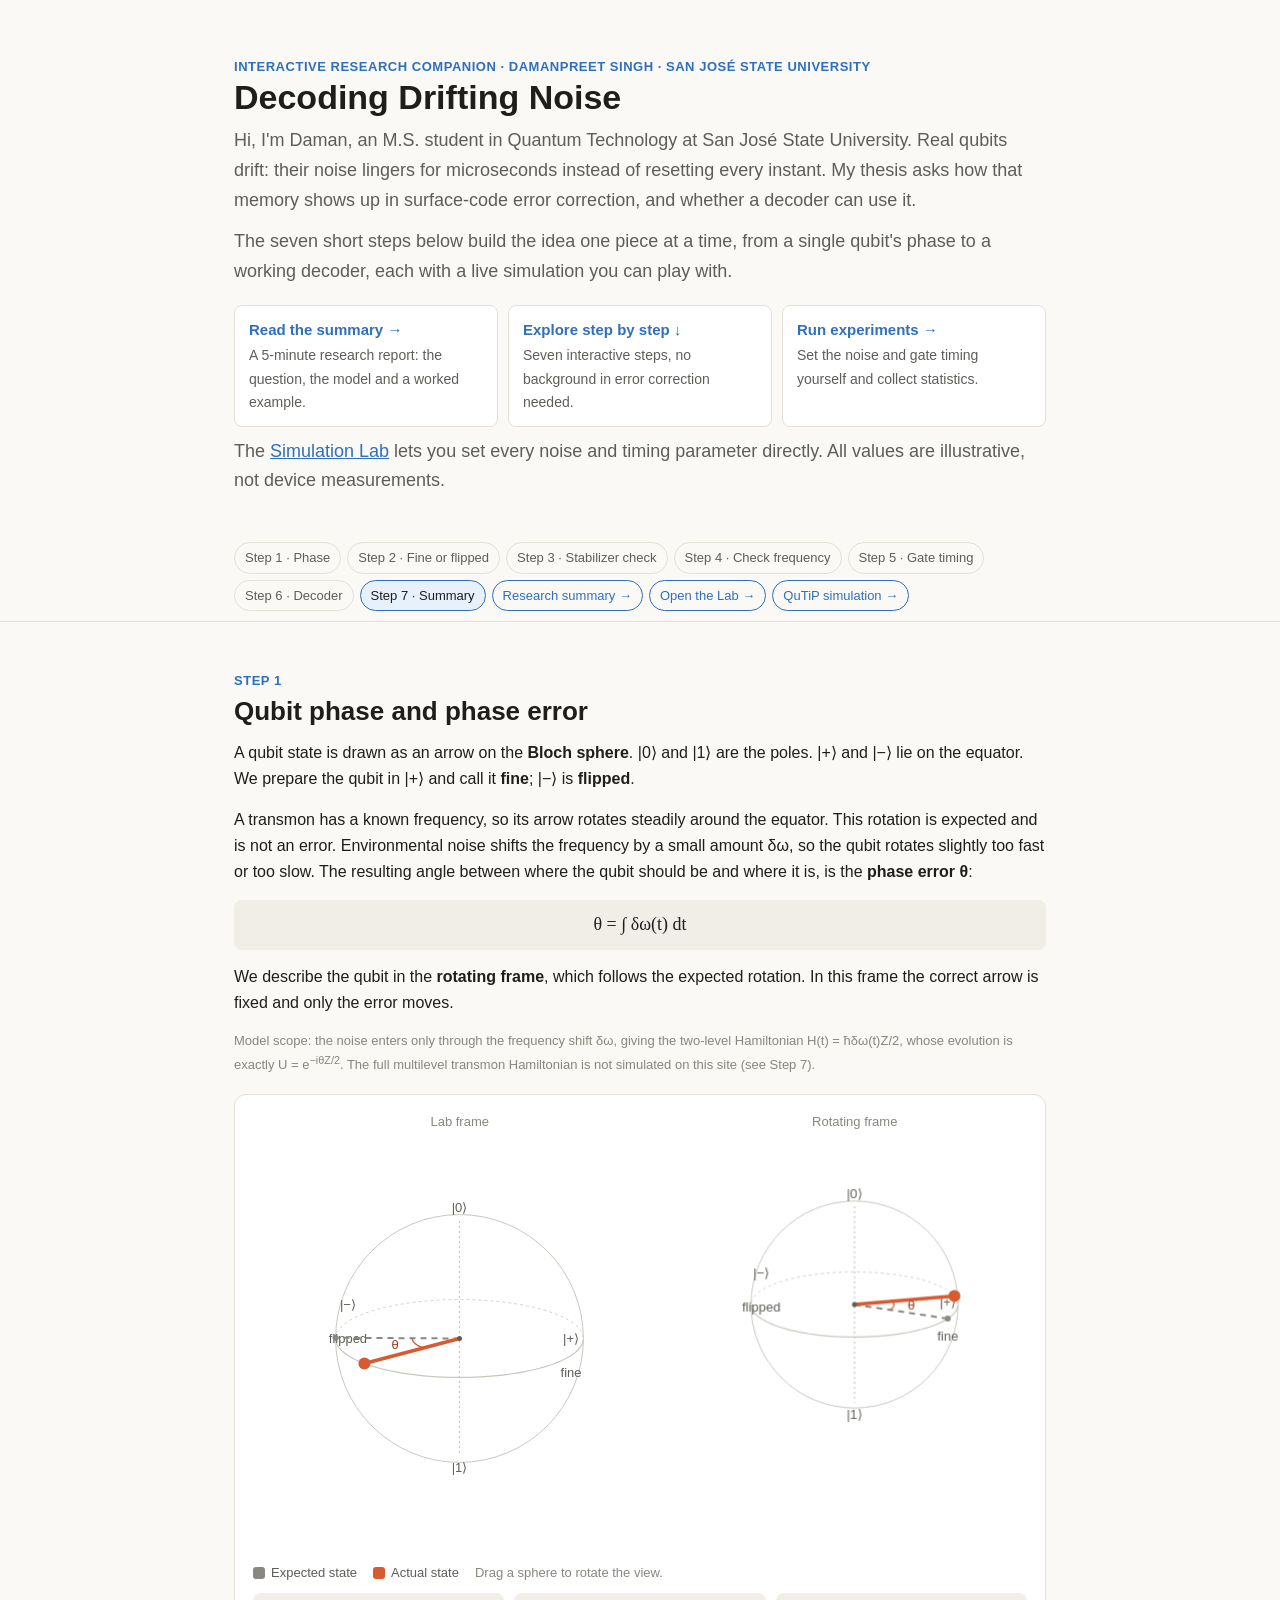
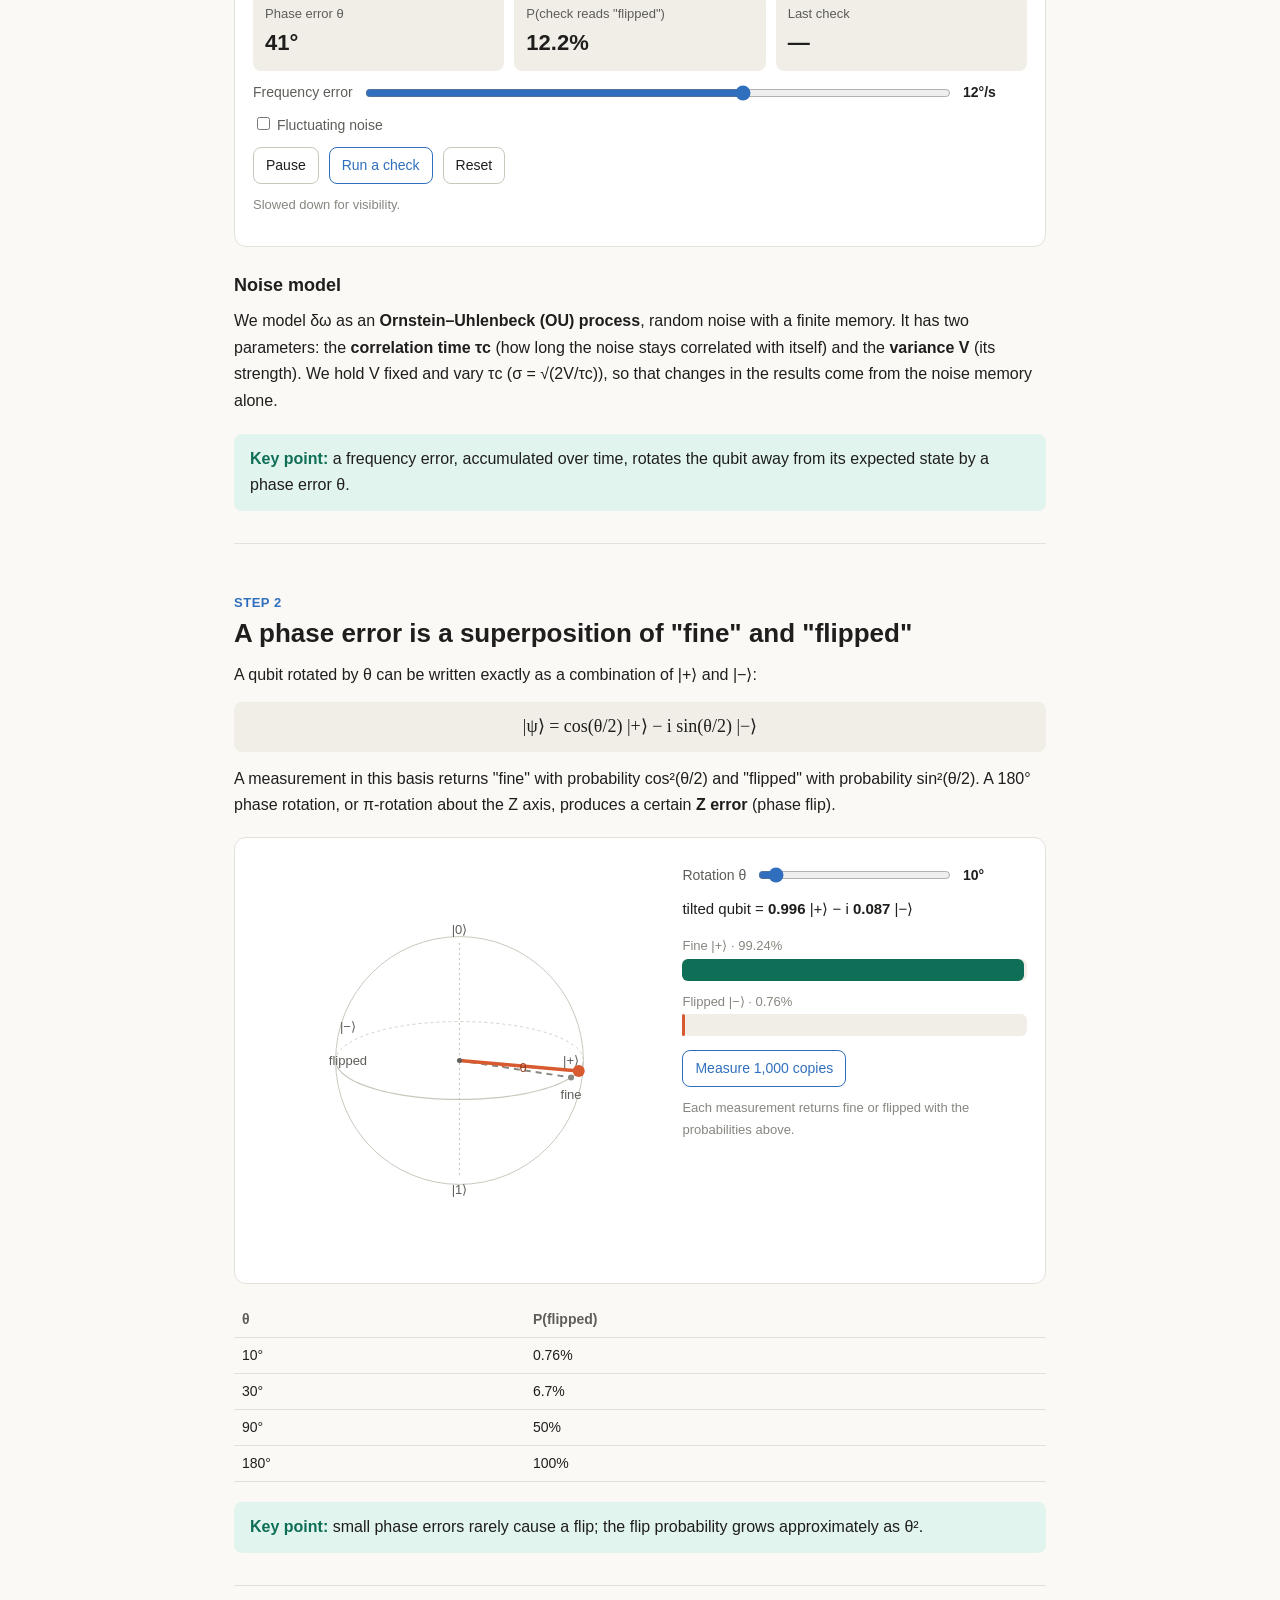
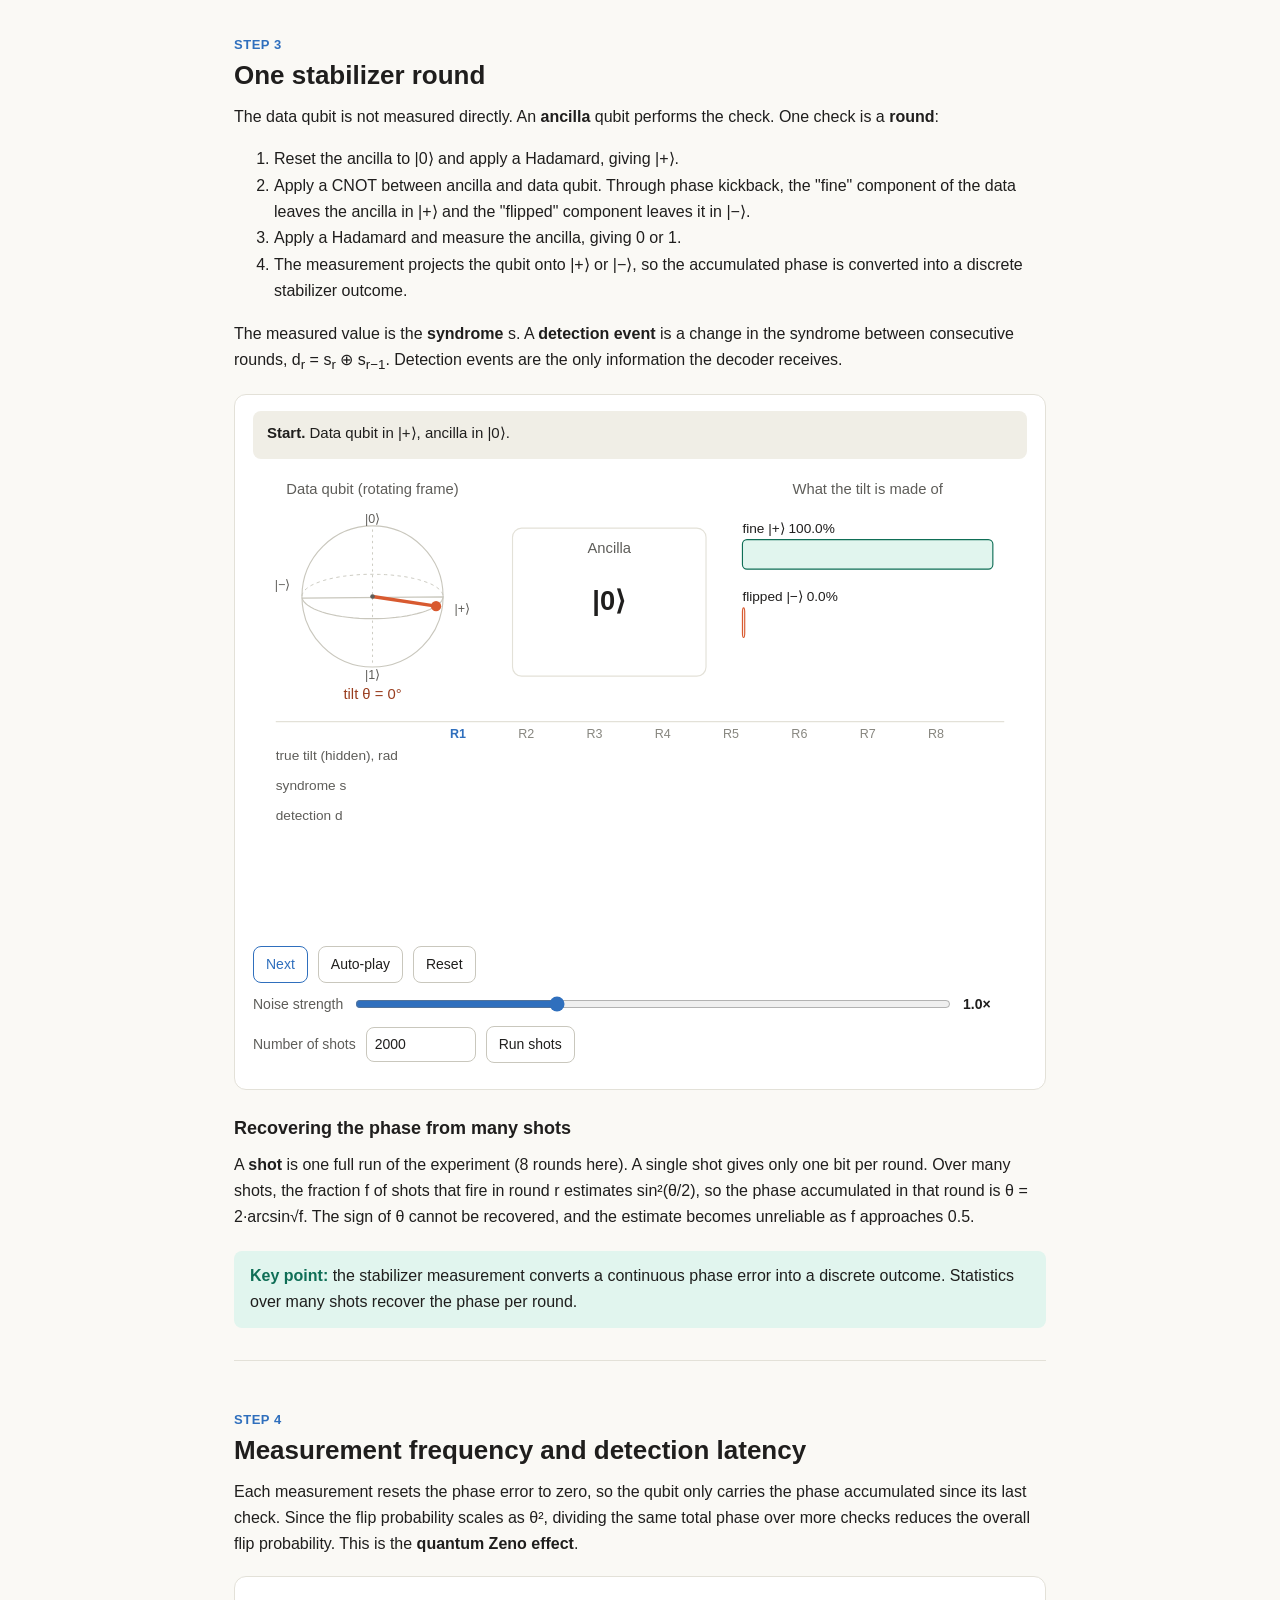
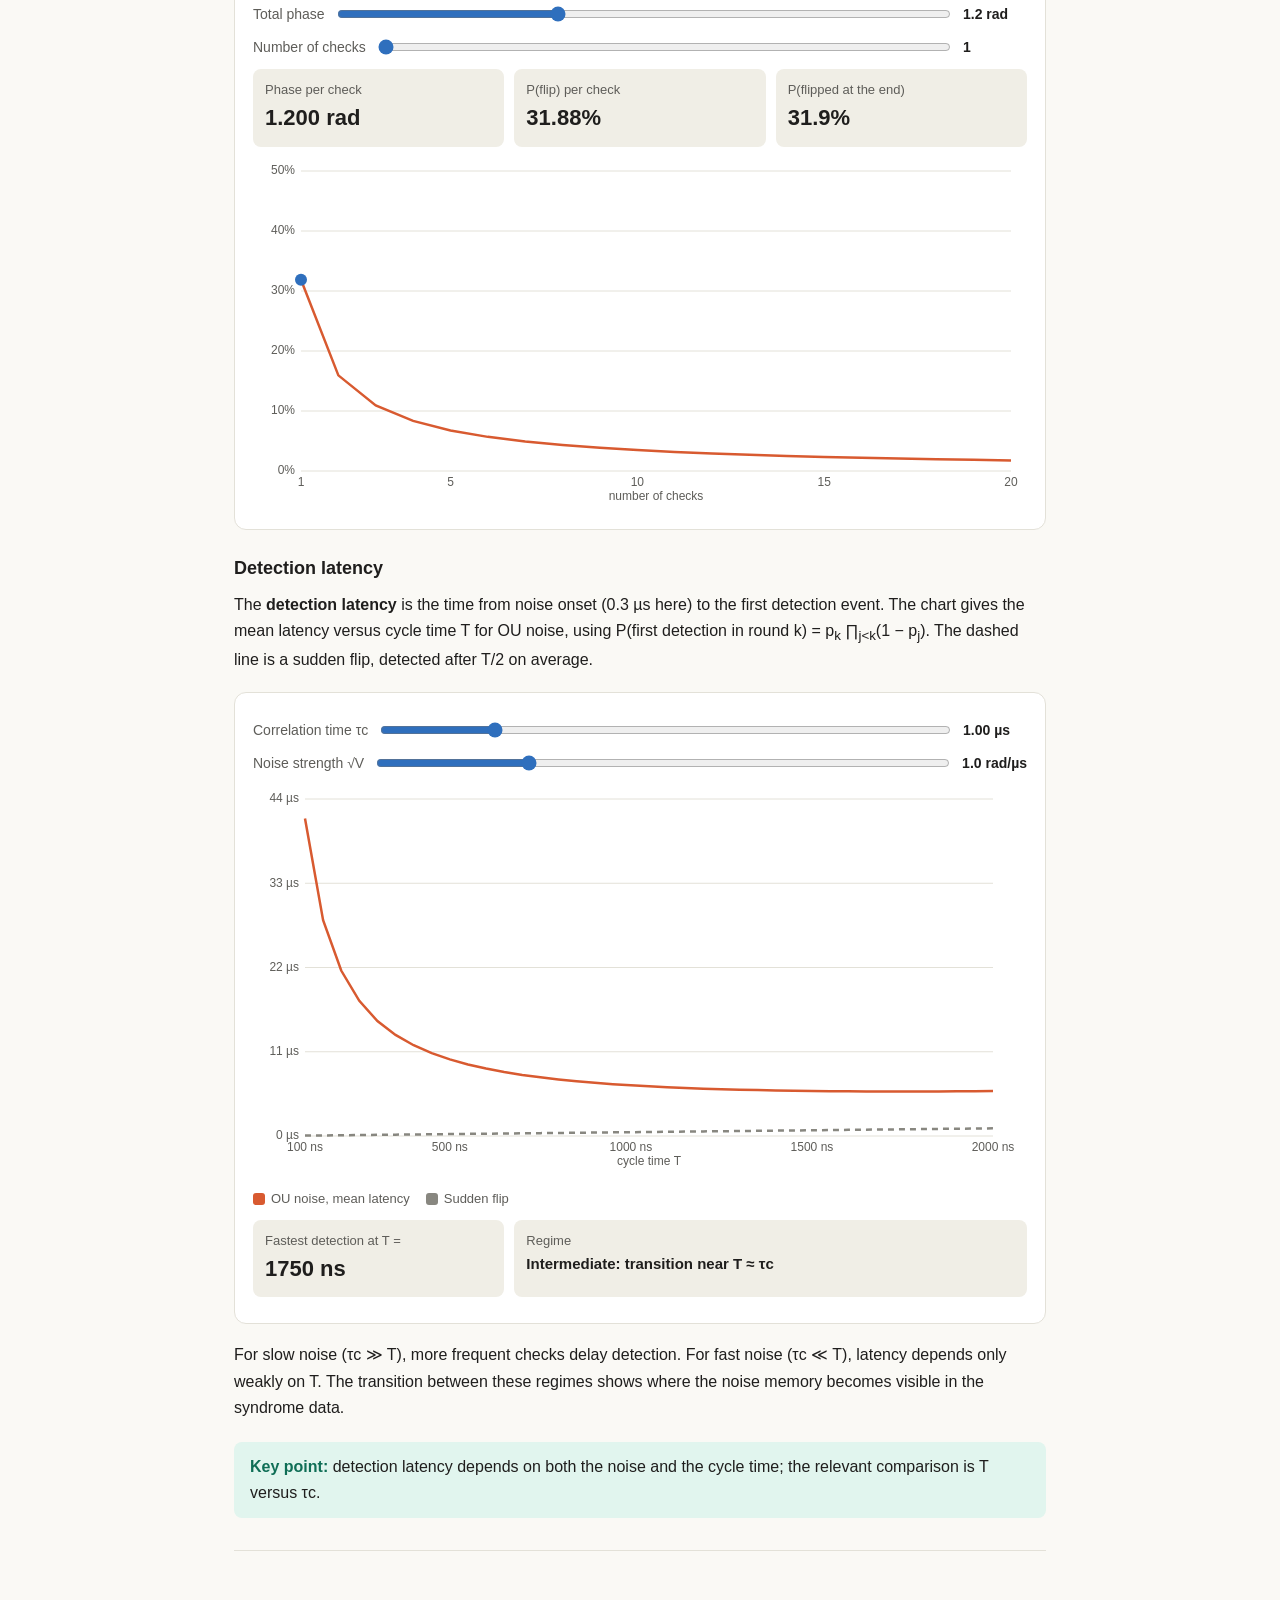
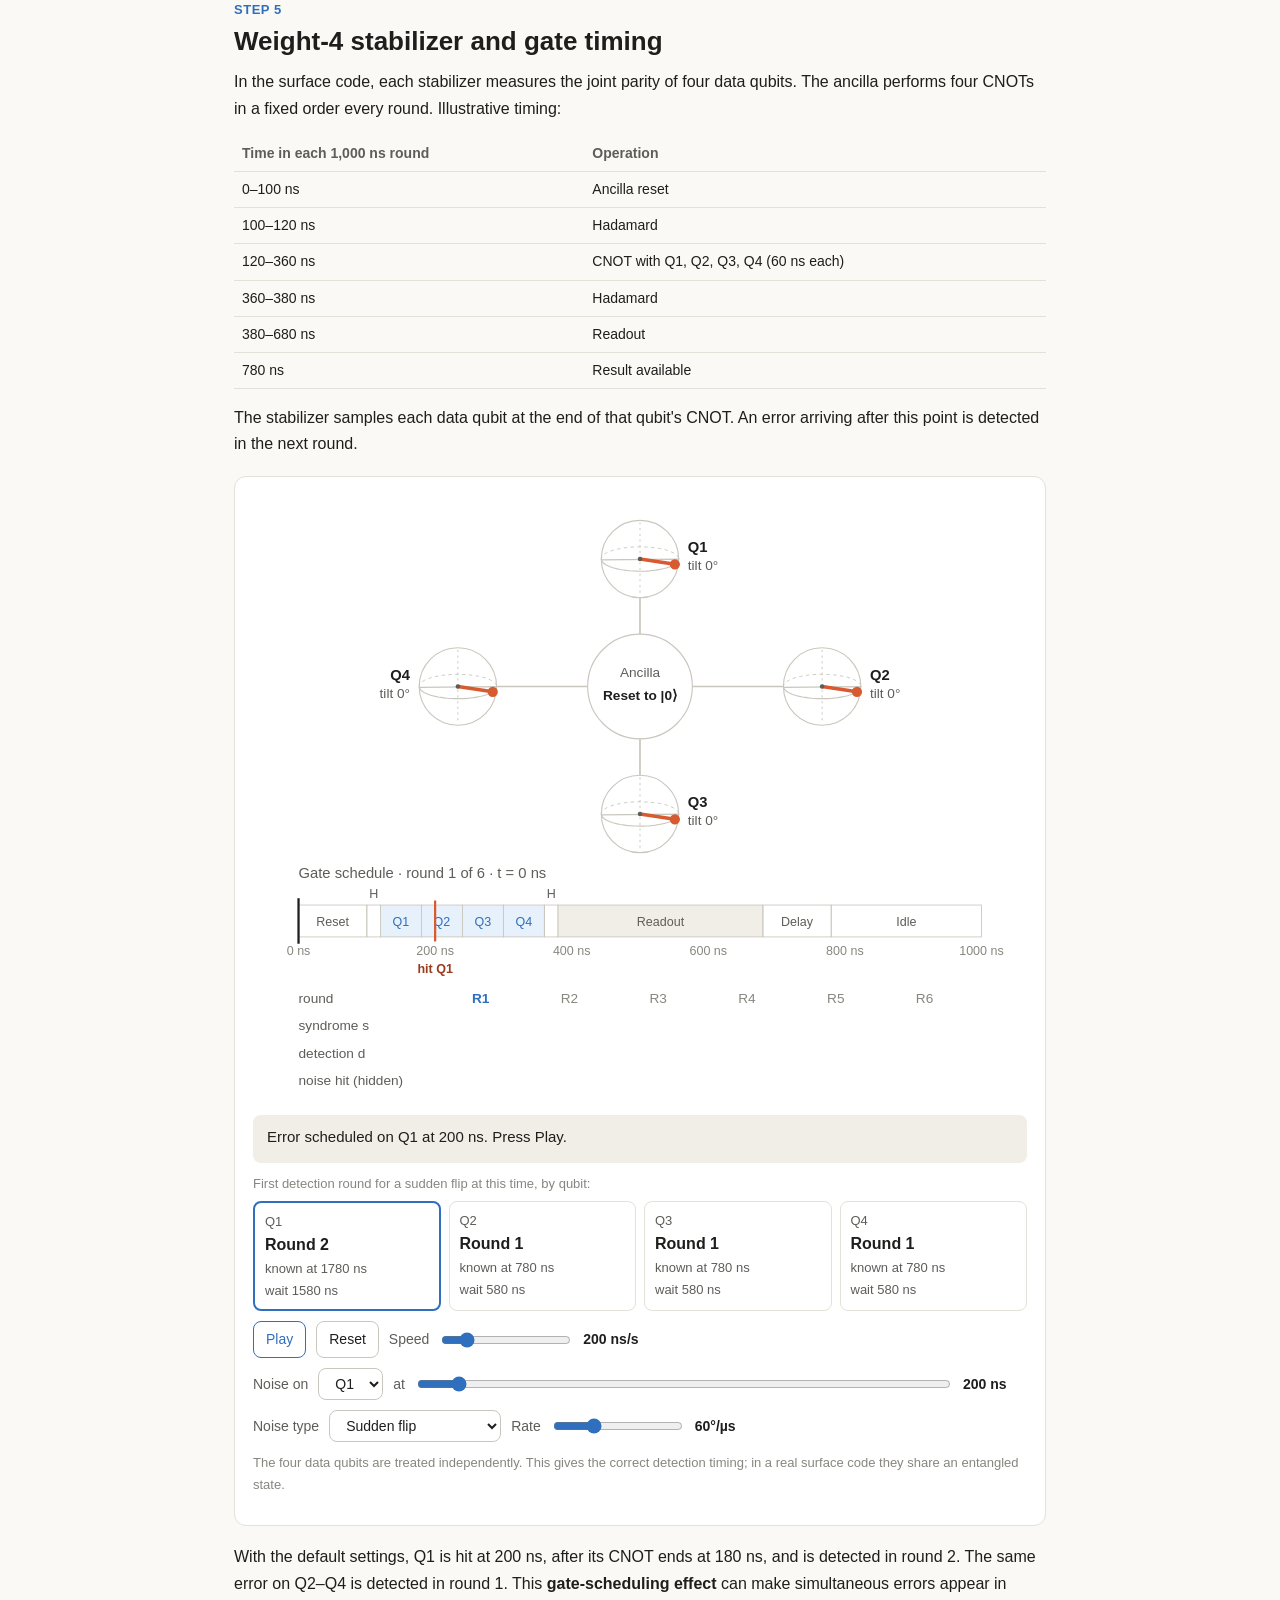
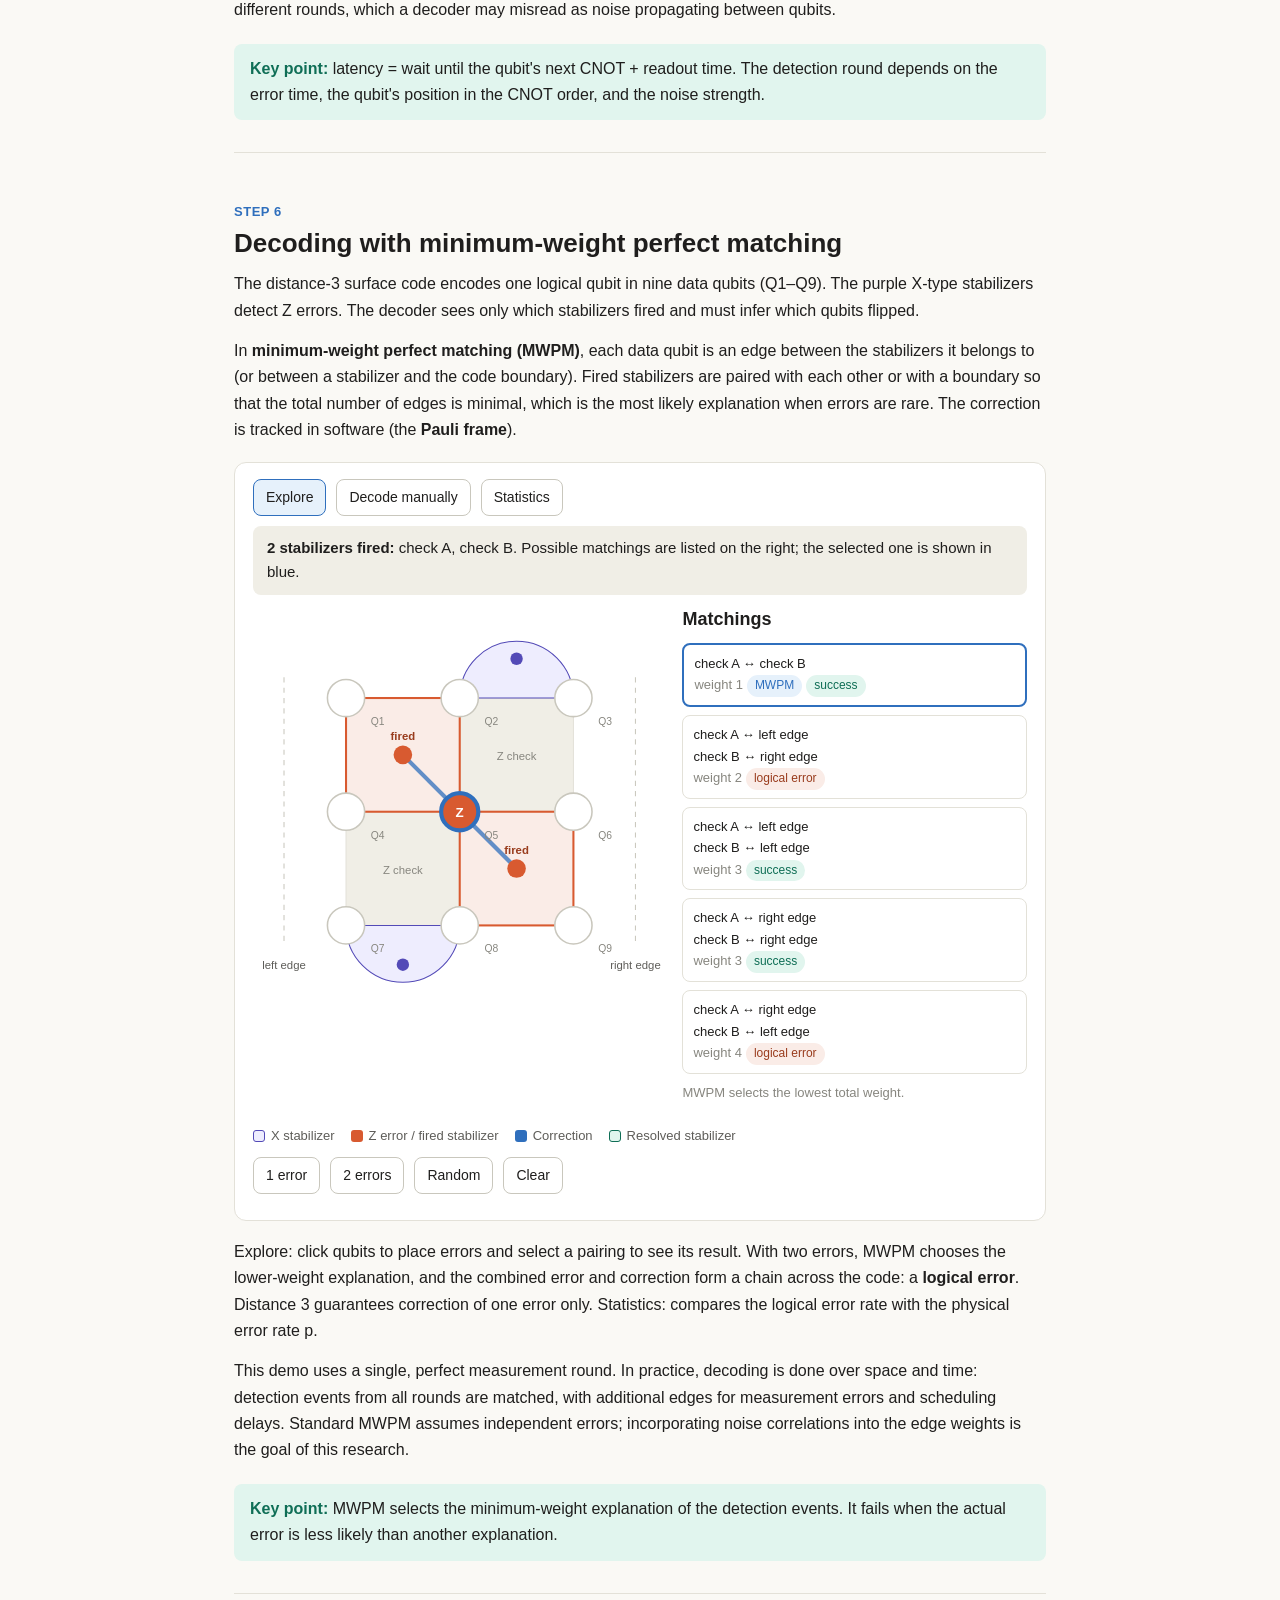
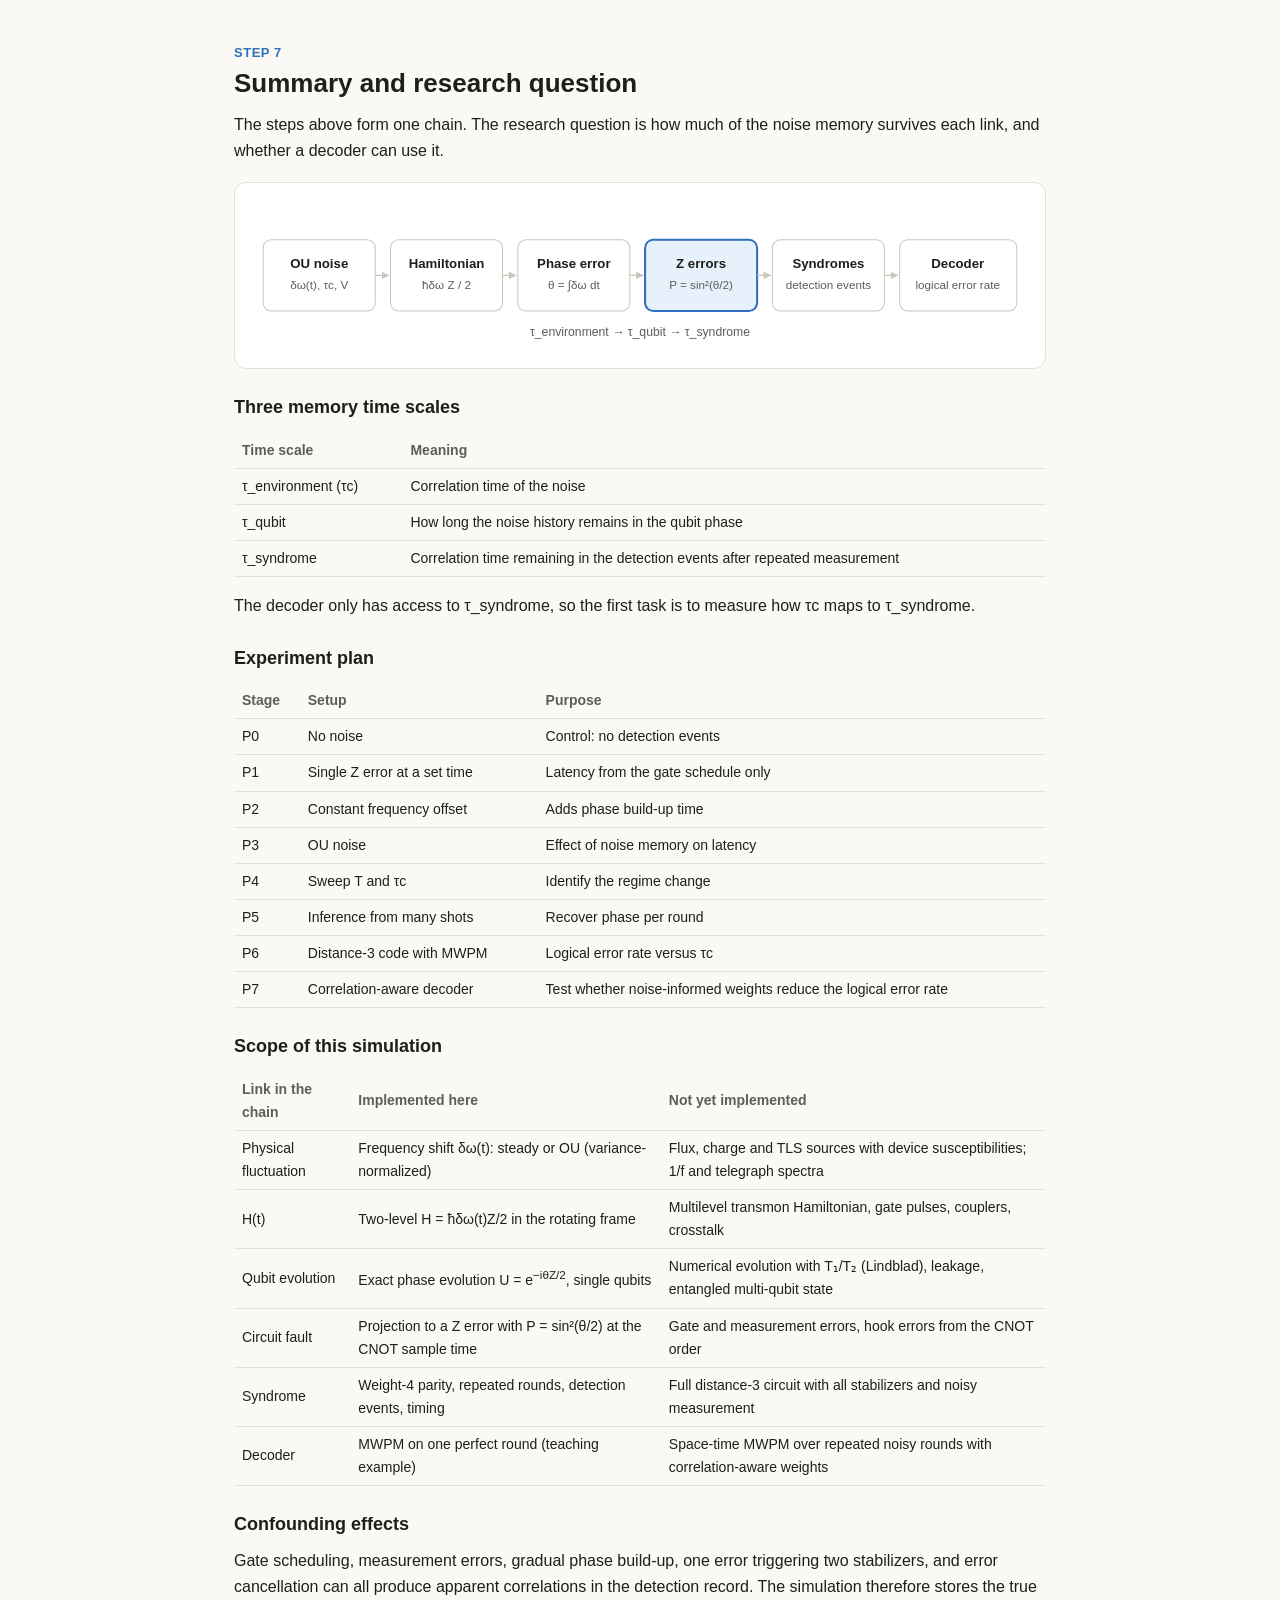
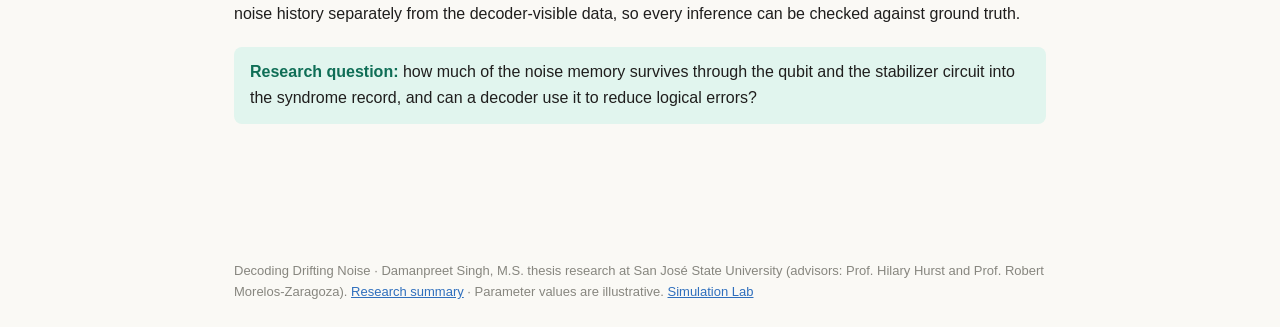
<file: index.html>
<!DOCTYPE html>
<html lang="en">
<head>
<meta charset="utf-8">
<meta name="viewport" content="width=device-width, initial-scale=1">
<title>Decoding Drifting Noise · Interactive walkthrough by Damanpreet Singh</title>
<meta name="description" content="Interactive walkthrough of how phase noise on a transmon qubit becomes stabilizer detection events and how a decoder corrects it.">
<link rel="stylesheet" href="css/style.css">
<style>
  .start { display: grid; grid-template-columns: repeat(3, minmax(0, 1fr)); gap: 10px; margin: 18px 0 10px; }
  .start a { display: block; border: 1px solid var(--border); border-radius: var(--radius); background: var(--surface); padding: 12px 14px; text-decoration: none; color: var(--text2); font-size: 14px; }
  .start a:hover { border-color: var(--accent); }
  .start b { display: block; color: var(--accent); font-size: 15px; margin-bottom: 2px; }
  @media (max-width: 680px) { .start { grid-template-columns: 1fr; } }
  .err { font-size: 13px; color: var(--coral-dark); }
  input[type=number] { font: inherit; font-size: 14px; width: 110px; padding: 5px 8px; border: 1px solid var(--border-strong); border-radius: var(--radius); background: var(--surface); color: var(--text); }
</style>
</head>
<body>

<header class="hero">
  <div class="kicker">Interactive research companion · Damanpreet Singh · San José State University</div>
  <h1>Decoding Drifting Noise</h1>
  <p>Hi, I'm Daman, an M.S. student in Quantum Technology at San José State University. Real qubits drift: their noise lingers for microseconds instead of resetting every instant. My thesis asks how that memory shows up in surface-code error correction, and whether a decoder can use it.</p>
  <p>The seven short steps below build the idea one piece at a time, from a single qubit's phase to a working decoder, each with a live simulation you can play with.</p>
  <div class="start">
    <a href="report.html"><b>Read the summary →</b>A 5-minute research report: the question, the model and a worked example.</a>
    <a href="#ch1"><b>Explore step by step ↓</b>Seven interactive steps, no background in error correction needed.</a>
    <a href="lab.html"><b>Run experiments →</b>Set the noise and gate timing yourself and collect statistics.</a>
  </div>
  <p class="note">The <a href="lab.html" style="color:var(--accent)">Simulation Lab</a> lets you set every noise and timing parameter directly. All values are illustrative, not device measurements.</p>
</header>

<nav class="toc"><div class="inner">
  <a href="#ch1">Step 1 · Phase</a>
  <a href="#ch2">Step 2 · Fine or flipped</a>
  <a href="#ch3">Step 3 · Stabilizer check</a>
  <a href="#ch4">Step 4 · Check frequency</a>
  <a href="#ch5">Step 5 · Gate timing</a>
  <a href="#ch6">Step 6 · Decoder</a>
  <a href="#ch7">Step 7 · Summary</a>
  <a href="report.html" style="border-color:var(--accent);color:var(--accent)">Research summary →</a>
  <a href="lab.html" style="border-color:var(--accent);color:var(--accent)">Open the Lab →</a>
  <a href="qutip.html" style="border-color:var(--accent);color:var(--accent)">QuTiP simulation →</a>
</div></nav>

<main>

<!-- ===================== STEP 1 ===================== -->
<section class="chapter" id="ch1">
  <div class="kicker">Step 1</div>
  <h2>Qubit phase and phase error</h2>
  <p>A qubit state is drawn as an arrow on the <b>Bloch sphere</b>. |0⟩ and |1⟩ are the poles. |+⟩ and |−⟩ lie on the equator. We prepare the qubit in |+⟩ and call it <b>fine</b>; |−⟩ is <b>flipped</b>.</p>
  <p>A transmon has a known frequency, so its arrow rotates steadily around the equator. This rotation is expected and is not an error. Environmental noise shifts the frequency by a small amount δω, so the qubit rotates slightly too fast or too slow. The resulting angle between where the qubit should be and where it is, is the <b>phase error θ</b>:</p>
  <div class="math">θ = ∫ δω(t) dt</div>
  <p>We describe the qubit in the <b>rotating frame</b>, which follows the expected rotation. In this frame the correct arrow is fixed and only the error moves.</p>
  <p class="note">Model scope: the noise enters only through the frequency shift δω, giving the two-level Hamiltonian H(t) = ħδω(t)Z/2, whose evolution is exactly U = e<sup>−iθZ/2</sup>. The full multilevel transmon Hamiltonian is not simulated on this site (see Step 7).</p>

  <div class="demo">
    <div class="two">
      <div><p class="note" style="text-align:center;margin:0">Lab frame</p><canvas id="ch1-lab" style="width:100%"></canvas></div>
      <div><p class="note" style="text-align:center;margin:0">Rotating frame</p><canvas id="ch1-rot" style="width:100%"></canvas></div>
    </div>
    <div class="key"><span><i class="sw" style="background:var(--gray)"></i>Expected state</span><span><i class="sw" style="background:var(--coral)"></i>Actual state</span><span class="note">Drag a sphere to rotate the view.</span></div>
    <div class="stats">
      <div class="stat"><span>Phase error θ</span><b id="ch1-theta">0°</b></div>
      <div class="stat"><span>P(check reads "flipped")</span><b id="ch1-p">0%</b></div>
      <div class="stat"><span>Last check</span><b id="ch1-res">—</b></div>
    </div>
    <div class="row"><label for="ch1-err">Frequency error</label><input type="range" id="ch1-err" min="-40" max="40" step="1" value="12" style="flex:1"><span class="val" id="ch1-errv">12°/s</span></div>
    <div class="row"><label><input type="checkbox" id="ch1-wob"> Fluctuating noise</label></div>
    <div class="row"><button id="ch1-play">Pause</button><button id="ch1-check" class="primary">Run a check</button><button id="ch1-reset">Reset</button></div>
    <p class="note">Slowed down for visibility.</p>
  </div>
  <h3>Noise model</h3>
  <p>We model δω as an <b>Ornstein–Uhlenbeck (OU) process</b>, random noise with a finite memory. It has two parameters: the <b>correlation time τc</b> (how long the noise stays correlated with itself) and the <b>variance V</b> (its strength). We hold V fixed and vary τc (σ = √(2V/τc)), so that changes in the results come from the noise memory alone.</p>
  <div class="takeaway"><b>Key point:</b> a frequency error, accumulated over time, rotates the qubit away from its expected state by a phase error θ.</div>
</section>

<!-- ===================== STEP 2 ===================== -->
<section class="chapter" id="ch2">
  <div class="kicker">Step 2</div>
  <h2>A phase error is a superposition of "fine" and "flipped"</h2>
  <p>A qubit rotated by θ can be written exactly as a combination of |+⟩ and |−⟩:</p>
  <div class="math">|ψ⟩ = cos(θ/2) |+⟩ − i sin(θ/2) |−⟩</div>
  <p>A measurement in this basis returns "fine" with probability cos²(θ/2) and "flipped" with probability sin²(θ/2). A 180° phase rotation, or π-rotation about the Z axis, produces a certain <b>Z error</b> (phase flip).</p>
  <div class="demo">
    <div class="two">
      <canvas id="ch2-globe" style="width:100%"></canvas>
      <div>
        <div class="row"><label for="ch2-theta">Rotation θ</label><input type="range" id="ch2-theta" min="0" max="180" step="1" value="10" style="flex:1"><span class="val" id="ch2-thetav">10°</span></div>
        <p id="ch2-eq" style="font-size:15px"></p>
        <p class="note" style="margin:8px 0 2px">Fine |+⟩ · <span id="ch2-fine"></span></p>
        <div style="background:var(--neutral);border-radius:6px;height:22px"><div id="ch2-bar-fine" style="background:var(--teal);height:22px;border-radius:6px"></div></div>
        <p class="note" style="margin:10px 0 2px">Flipped |−⟩ · <span id="ch2-flip"></span></p>
        <div style="background:var(--neutral);border-radius:6px;height:22px"><div id="ch2-bar-flip" style="background:var(--coral);height:22px;border-radius:6px"></div></div>
        <div class="row" style="margin-top:14px"><button id="ch2-run" class="primary">Measure 1,000 copies</button></div>
        <p id="ch2-counts" class="note"></p>
      </div>
    </div>
  </div>
  <table class="simple">
    <tr><th>θ</th><th>P(flipped)</th></tr>
    <tr><td>10°</td><td>0.76%</td></tr><tr><td>30°</td><td>6.7%</td></tr><tr><td>90°</td><td>50%</td></tr><tr><td>180°</td><td>100%</td></tr>
  </table>
  <div class="takeaway"><b>Key point:</b> small phase errors rarely cause a flip; the flip probability grows approximately as θ².</div>
</section>

<!-- ===================== STEP 3 ===================== -->
<section class="chapter" id="ch3">
  <div class="kicker">Step 3</div>
  <h2>One stabilizer round</h2>
  <p>The data qubit is not measured directly. An <b>ancilla</b> qubit performs the check. One check is a <b>round</b>:</p>
  <ol>
    <li>Reset the ancilla to |0⟩ and apply a Hadamard, giving |+⟩.</li>
    <li>Apply a CNOT between ancilla and data qubit. Through phase kickback, the "fine" component of the data leaves the ancilla in |+⟩ and the "flipped" component leaves it in |−⟩.</li>
    <li>Apply a Hadamard and measure the ancilla, giving 0 or 1.</li>
    <li>The measurement projects the qubit onto |+⟩ or |−⟩, so the accumulated phase is converted into a discrete stabilizer outcome.</li>
  </ol>
  <p>The measured value is the <b>syndrome</b> s. A <b>detection event</b> is a change in the syndrome between consecutive rounds, d<sub>r</sub> = s<sub>r</sub> ⊕ s<sub>r−1</sub>. Detection events are the only information the decoder receives.</p>
  <div class="demo">
    <div class="caption" id="ch3-cap"></div>
    <svg id="ch3-sv" viewBox="0 0 680 410"></svg>
    <div class="row"><button id="ch3-next" class="primary">Next</button><button id="ch3-auto">Auto-play</button><button id="ch3-reset">Reset</button></div>
    <div class="row"><label for="ch3-scale">Noise strength</label><input type="range" id="ch3-scale" min="0.5" max="2" step="0.1" value="1" style="flex:1"><span class="val" id="ch3-scalev">1.0×</span></div>
    <div class="row"><label for="ch3-n">Number of shots</label><input type="number" id="ch3-n" min="10" max="100000" step="1" value="2000"><button id="ch3-shots">Run shots</button><span class="err" id="ch3-err"></span></div>
  </div>
  <h3>Recovering the phase from many shots</h3>
  <p>A <b>shot</b> is one full run of the experiment (8 rounds here). A single shot gives only one bit per round. Over many shots, the fraction f of shots that fire in round r estimates sin²(θ/2), so the phase accumulated in that round is θ = 2·arcsin√f. The sign of θ cannot be recovered, and the estimate becomes unreliable as f approaches 0.5.</p>
  <div class="takeaway"><b>Key point:</b> the stabilizer measurement converts a continuous phase error into a discrete outcome. Statistics over many shots recover the phase per round.</div>
</section>

<!-- ===================== STEP 4 ===================== -->
<section class="chapter" id="ch4">
  <div class="kicker">Step 4</div>
  <h2>Measurement frequency and detection latency</h2>
  <p>Each measurement resets the phase error to zero, so the qubit only carries the phase accumulated since its last check. Since the flip probability scales as θ², dividing the same total phase over more checks reduces the overall flip probability. This is the <b>quantum Zeno effect</b>.</p>
  <div class="demo">
    <div class="row"><label for="ch4-total">Total phase</label><input type="range" id="ch4-total" min="0.2" max="3" step="0.1" value="1.2" style="flex:1"><span class="val" id="ch4-totalv"></span></div>
    <div class="row"><label for="ch4-n">Number of checks</label><input type="range" id="ch4-n" min="1" max="20" step="1" value="1" style="flex:1"><span class="val" id="ch4-nv"></span></div>
    <div class="stats">
      <div class="stat"><span>Phase per check</span><b id="ch4-per"></b></div>
      <div class="stat"><span>P(flip) per check</span><b id="ch4-pper"></b></div>
      <div class="stat"><span>P(flipped at the end)</span><b id="ch4-end"></b></div>
    </div>
    <canvas id="ch4-zeno" style="width:100%"></canvas>
  </div>
  <h3>Detection latency</h3>
  <p>The <b>detection latency</b> is the time from noise onset (0.3 µs here) to the first detection event. The chart gives the mean latency versus cycle time T for OU noise, using P(first detection in round k) = p<sub>k</sub> ∏<sub>j&lt;k</sub>(1 − p<sub>j</sub>). The dashed line is a sudden flip, detected after T/2 on average.</p>
  <div class="demo">
    <div class="row"><label for="ch4-tc">Correlation time τc</label><input type="range" id="ch4-tc" min="0.05" max="5" step="0.05" value="1" style="flex:1"><span class="val" id="ch4-tcv"></span></div>
    <div class="row"><label for="ch4-sig">Noise strength √V</label><input type="range" id="ch4-sig" min="0.3" max="3" step="0.1" value="1" style="flex:1"><span class="val" id="ch4-sigv"></span></div>
    <canvas id="ch4-lat" style="width:100%"></canvas>
    <div class="key"><span><i class="sw" style="background:var(--coral)"></i>OU noise, mean latency</span><span><i class="sw" style="background:var(--gray)"></i>Sudden flip</span></div>
    <div class="stats">
      <div class="stat"><span>Fastest detection at T =</span><b id="ch4-best"></b></div>
      <div class="stat" style="grid-column:span 2"><span>Regime</span><b id="ch4-regime" style="font-size:15px"></b></div>
    </div>
  </div>
  <p>For slow noise (τc ≫ T), more frequent checks delay detection. For fast noise (τc ≪ T), latency depends only weakly on T. The transition between these regimes shows where the noise memory becomes visible in the syndrome data.</p>
  <div class="takeaway"><b>Key point:</b> detection latency depends on both the noise and the cycle time; the relevant comparison is T versus τc.</div>
</section>

<!-- ===================== STEP 5 ===================== -->
<section class="chapter" id="ch5">
  <div class="kicker">Step 5</div>
  <h2>Weight-4 stabilizer and gate timing</h2>
  <p>In the surface code, each stabilizer measures the joint parity of four data qubits. The ancilla performs four CNOTs in a fixed order every round. Illustrative timing:</p>
  <table class="simple">
    <tr><th>Time in each 1,000 ns round</th><th>Operation</th></tr>
    <tr><td>0–100 ns</td><td>Ancilla reset</td></tr><tr><td>100–120 ns</td><td>Hadamard</td></tr>
    <tr><td>120–360 ns</td><td>CNOT with Q1, Q2, Q3, Q4 (60 ns each)</td></tr><tr><td>360–380 ns</td><td>Hadamard</td></tr>
    <tr><td>380–680 ns</td><td>Readout</td></tr><tr><td>780 ns</td><td>Result available</td></tr>
  </table>
  <p>The stabilizer samples each data qubit at the end of that qubit's CNOT. An error arriving after this point is detected in the next round.</p>
  <div class="demo">
    <svg id="ch5-sv" viewBox="0 0 680 540"></svg>
    <div class="caption" id="ch5-ans" style="margin-top:8px"></div>
    <p class="note" style="margin:6px 0">First detection round for a sudden flip at this time, by qubit:</p>
    <div class="cards4" id="ch5-pred"></div>
    <div class="row"><button id="ch5-play" class="primary">Play</button><button id="ch5-reset">Reset</button><label for="ch5-speed">Speed</label><input type="range" id="ch5-speed" min="50" max="1000" step="50" value="200" style="width:130px"><span class="val" id="ch5-speedv">200 ns/s</span></div>
    <div class="row"><label for="ch5-q">Noise on</label><select id="ch5-q"><option value="0">Q1</option><option value="1">Q2</option><option value="2">Q3</option><option value="3">Q4</option></select>
      <label for="ch5-t">at</label><input type="range" id="ch5-t" min="0" max="3000" step="10" value="200" style="flex:1"><span class="val" id="ch5-tv">200 ns</span></div>
    <div class="row"><label for="ch5-mode">Noise type</label><select id="ch5-mode"><option value="clean">Sudden flip</option><option value="grad">Gradual phase error</option></select>
      <label for="ch5-rate">Rate</label><input type="range" id="ch5-rate" min="10" max="180" step="5" value="60" style="width:130px"><span class="val" id="ch5-ratev">60°/µs</span></div>
    <p class="note">The four data qubits are treated independently. This gives the correct detection timing; in a real surface code they share an entangled state.</p>
  </div>
  <p>With the default settings, Q1 is hit at 200 ns, after its CNOT ends at 180 ns, and is detected in round 2. The same error on Q2–Q4 is detected in round 1. This <b>gate-scheduling effect</b> can make simultaneous errors appear in different rounds, which a decoder may misread as noise propagating between qubits.</p>
  <div class="takeaway"><b>Key point:</b> latency = wait until the qubit's next CNOT + readout time. The detection round depends on the error time, the qubit's position in the CNOT order, and the noise strength.</div>
</section>

<!-- ===================== STEP 6 ===================== -->
<section class="chapter" id="ch6">
  <div class="kicker">Step 6</div>
  <h2>Decoding with minimum-weight perfect matching</h2>
  <p>The distance-3 surface code encodes one logical qubit in nine data qubits (Q1–Q9). The purple X-type stabilizers detect Z errors. The decoder sees only which stabilizers fired and must infer which qubits flipped.</p>
  <p>In <b>minimum-weight perfect matching (MWPM)</b>, each data qubit is an edge between the stabilizers it belongs to (or between a stabilizer and the code boundary). Fired stabilizers are paired with each other or with a boundary so that the total number of edges is minimal, which is the most likely explanation when errors are rare. The correction is tracked in software (the <b>Pauli frame</b>).</p>
  <div class="demo">
    <div class="row" style="margin-top:0"><button id="ch6-m-explore">Explore</button><button id="ch6-m-game">Decode manually</button><button id="ch6-m-stats">Statistics</button></div>
    <div id="ch6-board">
      <div class="caption" id="ch6-cap"></div>
      <div class="two"><svg id="ch6-sv" viewBox="0 0 400 370"></svg><div id="ch6-pan" style="font-size:14px"></div></div>
      <div class="key"><span><i class="sw" style="background:var(--purple-bg);border:1px solid var(--purple)"></i>X stabilizer</span><span><i class="sw" style="background:var(--coral)"></i>Z error / fired stabilizer</span><span><i class="sw" style="background:var(--accent)"></i>Correction</span><span><i class="sw" style="background:var(--teal-bg);border:1px solid var(--teal)"></i>Resolved stabilizer</span></div>
    </div>
    <div class="row" id="ch6-c-explore"><button id="ch6-ex1">1 error</button><button id="ch6-ex2">2 errors</button><button id="ch6-rand">Random</button><button id="ch6-clear">Clear</button></div>
    <div class="row" id="ch6-c-game"><button id="ch6-new">New puzzle</button><button id="ch6-submit" class="primary">Submit</button><button id="ch6-showdec">Show MWPM</button></div>
    <div class="row" id="ch6-c-stats"><label for="ch6-p">Physical error rate p</label><input type="range" id="ch6-p" min="0.01" max="0.3" step="0.01" value="0.02" style="flex:1"><span class="val" id="ch6-pv">2%</span>
      <label for="ch6-n">Trials</label><input type="number" id="ch6-n" min="100" max="200000" step="1" value="20000"><button id="ch6-run" class="primary">Run</button><span class="err" id="ch6-err"></span></div>
    <div id="ch6-stat"><p class="note">Set the number of trials and press Run.</p></div>
  </div>
  <p>Explore: click qubits to place errors and select a pairing to see its result. With two errors, MWPM chooses the lower-weight explanation, and the combined error and correction form a chain across the code: a <b>logical error</b>. Distance 3 guarantees correction of one error only. Statistics: compares the logical error rate with the physical error rate p.</p>
  <p>This demo uses a single, perfect measurement round. In practice, decoding is done over space and time: detection events from all rounds are matched, with additional edges for measurement errors and scheduling delays. Standard MWPM assumes independent errors; incorporating noise correlations into the edge weights is the goal of this research.</p>
  <div class="takeaway"><b>Key point:</b> MWPM selects the minimum-weight explanation of the detection events. It fails when the actual error is less likely than another explanation.</div>
</section>

<!-- ===================== STEP 7 ===================== -->
<section class="chapter" id="ch7">
  <div class="kicker">Step 7</div>
  <h2>Summary and research question</h2>
  <p>The steps above form one chain. The research question is how much of the noise memory survives each link, and whether a decoder can use it.</p>
  <div class="demo">
    <svg viewBox="0 0 760 150" role="img" aria-label="Chain from noise to decoder">
      <defs><marker id="ar" viewBox="0 0 10 10" refX="9" refY="5" markerWidth="6" markerHeight="6" orient="auto"><path d="M0 0L10 5L0 10z" fill="var(--border-strong)"/></marker></defs>
      <g font-size="13" text-anchor="middle">
        <rect x="10" y="40" width="110" height="70" rx="8" fill="none" stroke="var(--border-strong)"/><text x="65" y="68" fill="var(--text)" font-weight="600">OU noise</text><text x="65" y="88" fill="var(--text2)" font-size="11.5">δω(t), τc, V</text>
        <rect x="135" y="40" width="110" height="70" rx="8" fill="none" stroke="var(--border-strong)"/><text x="190" y="68" fill="var(--text)" font-weight="600">Hamiltonian</text><text x="190" y="88" fill="var(--text2)" font-size="11.5">ħδω Z / 2</text>
        <rect x="260" y="40" width="110" height="70" rx="8" fill="none" stroke="var(--border-strong)"/><text x="315" y="68" fill="var(--text)" font-weight="600">Phase error</text><text x="315" y="88" fill="var(--text2)" font-size="11.5">θ = ∫δω dt</text>
        <rect x="385" y="40" width="110" height="70" rx="8" fill="var(--accent-bg)" stroke="var(--accent)" stroke-width="2"/><text x="440" y="68" fill="var(--text)" font-weight="600">Z errors</text><text x="440" y="88" fill="var(--text2)" font-size="11.5">P = sin²(θ/2)</text>
        <rect x="510" y="40" width="110" height="70" rx="8" fill="none" stroke="var(--border-strong)"/><text x="565" y="68" fill="var(--text)" font-weight="600">Syndromes</text><text x="565" y="88" fill="var(--text2)" font-size="11.5">detection events</text>
        <rect x="635" y="40" width="115" height="70" rx="8" fill="none" stroke="var(--border-strong)"/><text x="692" y="68" fill="var(--text)" font-weight="600">Decoder</text><text x="692" y="88" fill="var(--text2)" font-size="11.5">logical error rate</text>
      </g>
      <g stroke="var(--border-strong)" stroke-width="1.25" marker-end="url(#ar)"><line x1="120" y1="75" x2="133" y2="75"/><line x1="245" y1="75" x2="258" y2="75"/><line x1="370" y1="75" x2="383" y2="75"/><line x1="495" y1="75" x2="508" y2="75"/><line x1="620" y1="75" x2="633" y2="75"/></g>
      <text x="380" y="135" text-anchor="middle" font-size="12" fill="var(--text2)">τ_environment → τ_qubit → τ_syndrome</text>
    </svg>
  </div>
  <h3>Three memory time scales</h3>
  <table class="simple">
    <tr><th>Time scale</th><th>Meaning</th></tr>
    <tr><td>τ_environment (τc)</td><td>Correlation time of the noise</td></tr>
    <tr><td>τ_qubit</td><td>How long the noise history remains in the qubit phase</td></tr>
    <tr><td>τ_syndrome</td><td>Correlation time remaining in the detection events after repeated measurement</td></tr>
  </table>
  <p>The decoder only has access to τ_syndrome, so the first task is to measure how τc maps to τ_syndrome.</p>
  <h3>Experiment plan</h3>
  <table class="simple">
    <tr><th>Stage</th><th>Setup</th><th>Purpose</th></tr>
    <tr><td>P0</td><td>No noise</td><td>Control: no detection events</td></tr>
    <tr><td>P1</td><td>Single Z error at a set time</td><td>Latency from the gate schedule only</td></tr>
    <tr><td>P2</td><td>Constant frequency offset</td><td>Adds phase build-up time</td></tr>
    <tr><td>P3</td><td>OU noise</td><td>Effect of noise memory on latency</td></tr>
    <tr><td>P4</td><td>Sweep T and τc</td><td>Identify the regime change</td></tr>
    <tr><td>P5</td><td>Inference from many shots</td><td>Recover phase per round</td></tr>
    <tr><td>P6</td><td>Distance-3 code with MWPM</td><td>Logical error rate versus τc</td></tr>
    <tr><td>P7</td><td>Correlation-aware decoder</td><td>Test whether noise-informed weights reduce the logical error rate</td></tr>
  </table>
  <h3>Scope of this simulation</h3>
  <table class="simple">
    <tr><th>Link in the chain</th><th>Implemented here</th><th>Not yet implemented</th></tr>
    <tr><td>Physical fluctuation</td><td>Frequency shift δω(t): steady or OU (variance-normalized)</td><td>Flux, charge and TLS sources with device susceptibilities; 1/f and telegraph spectra</td></tr>
    <tr><td>H(t)</td><td>Two-level H = ħδω(t)Z/2 in the rotating frame</td><td>Multilevel transmon Hamiltonian, gate pulses, couplers, crosstalk</td></tr>
    <tr><td>Qubit evolution</td><td>Exact phase evolution U = e<sup>−iθZ/2</sup>, single qubits</td><td>Numerical evolution with T₁/T₂ (Lindblad), leakage, entangled multi-qubit state</td></tr>
    <tr><td>Circuit fault</td><td>Projection to a Z error with P = sin²(θ/2) at the CNOT sample time</td><td>Gate and measurement errors, hook errors from the CNOT order</td></tr>
    <tr><td>Syndrome</td><td>Weight-4 parity, repeated rounds, detection events, timing</td><td>Full distance-3 circuit with all stabilizers and noisy measurement</td></tr>
    <tr><td>Decoder</td><td>MWPM on one perfect round (teaching example)</td><td>Space-time MWPM over repeated noisy rounds with correlation-aware weights</td></tr>
  </table>
  <h3>Confounding effects</h3>
  <p>Gate scheduling, measurement errors, gradual phase build-up, one error triggering two stabilizers, and error cancellation can all produce apparent correlations in the detection record. The simulation therefore stores the true noise history separately from the decoder-visible data, so every inference can be checked against ground truth.</p>
  <div class="takeaway"><b>Research question:</b> how much of the noise memory survives through the qubit and the stabilizer circuit into the syndrome record, and can a decoder use it to reduce logical errors?</div>
</section>

</main>

<footer>
  Decoding Drifting Noise · Damanpreet Singh, M.S. thesis research at San José State University (advisors: Prof. Hilary Hurst and Prof. Robert Morelos-Zaragoza). <a href="report.html" style="color:var(--accent)">Research summary</a> · Parameter values are illustrative. <a href="lab.html" style="color:var(--accent)">Simulation Lab</a>
</footer>

<script src="js/common.js"></script>
<script src="js/ch1-phase.js"></script>
<script src="js/ch2-tilt.js"></script>
<script src="js/ch3-check.js"></script>
<script src="js/ch4-zeno.js"></script>
<script src="js/ch5-schedule.js"></script>
<script src="js/ch6-mwpm.js"></script>
</body>
</html>
</file>
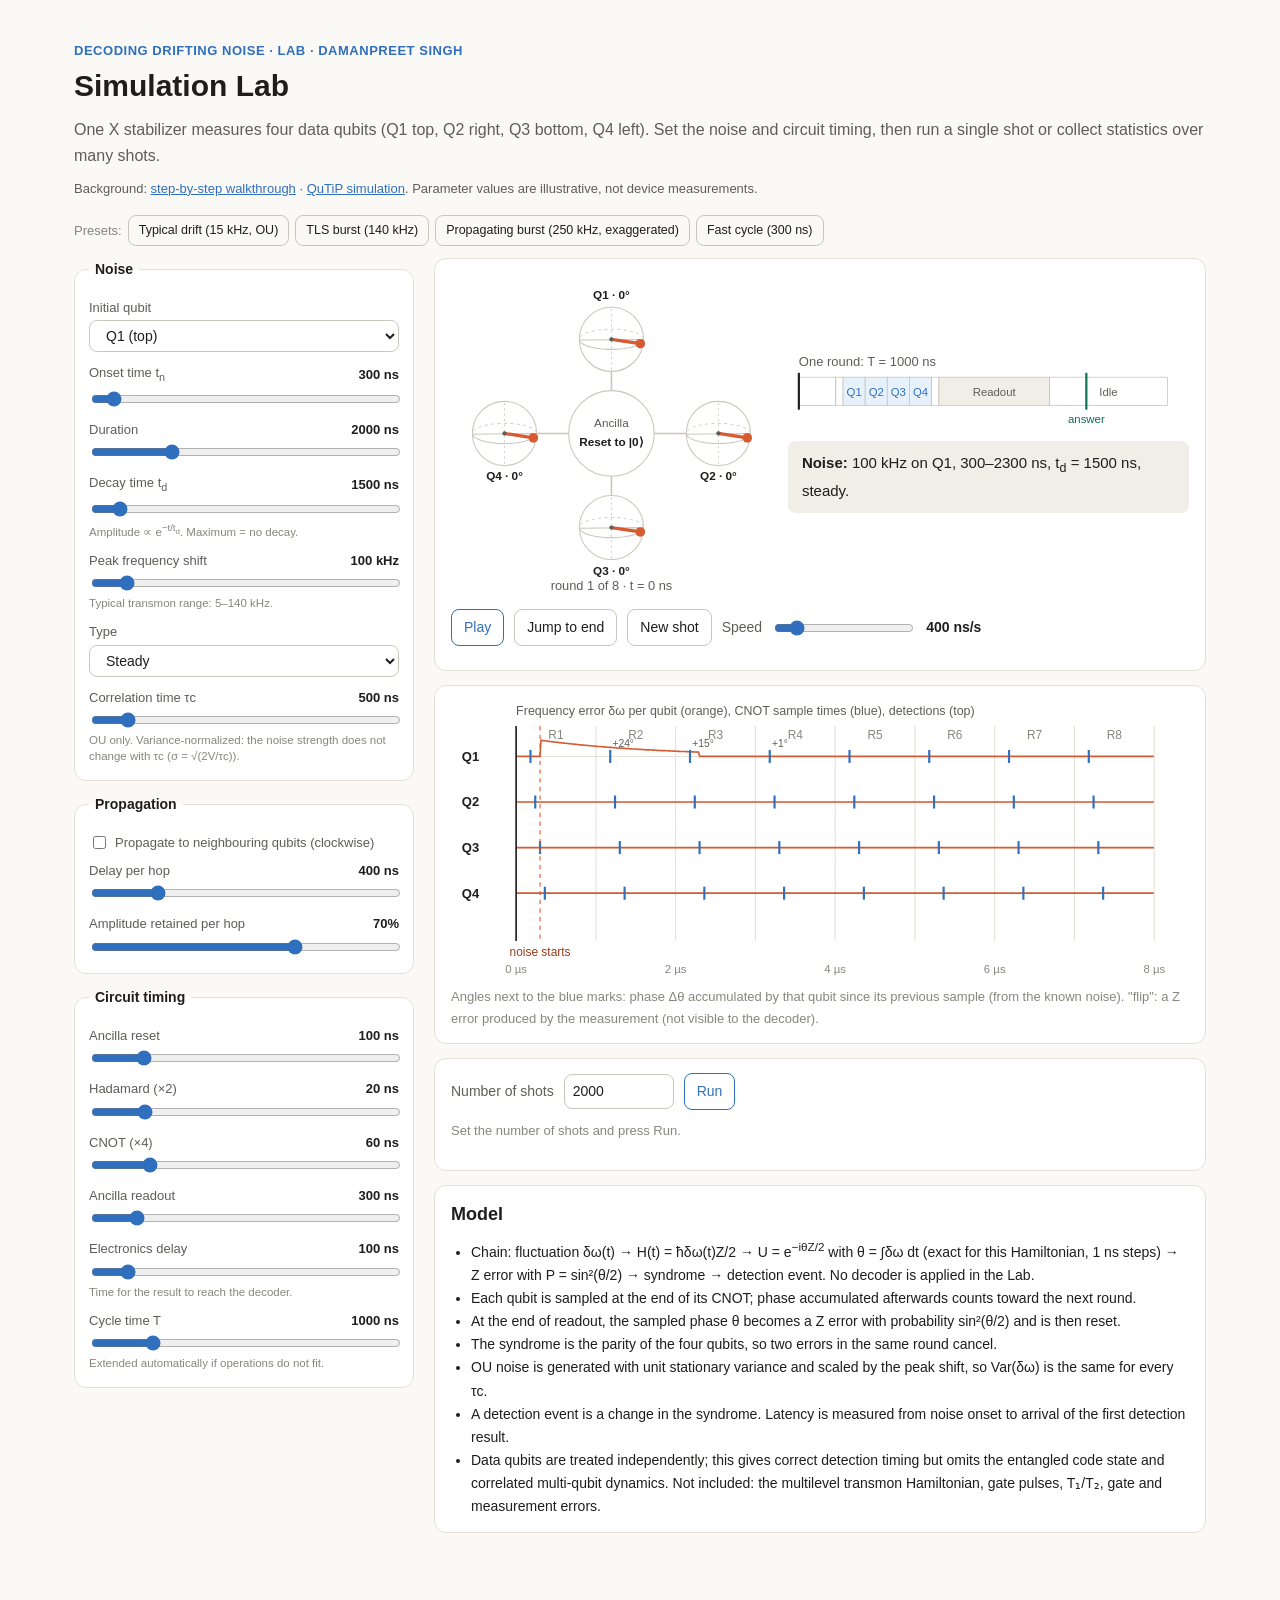
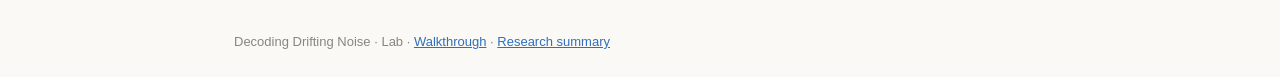
<file: lab.html>
<!DOCTYPE html>
<html lang="en">
<head>
<meta charset="utf-8">
<meta name="viewport" content="width=device-width, initial-scale=1">
<title>Simulation Lab · Noise, gate timing and stabilizer detection</title>
<meta name="description" content="Control the noise and the stabilizer circuit timing, and see when a weight-4 stabilizer first detects the noise.">
<link rel="stylesheet" href="css/style.css">
<style>
  .err { font-size: 13px; color: var(--coral-dark); }
  input[type=number] { font: inherit; font-size: 14px; width: 110px; padding: 5px 8px; border: 1px solid var(--border-strong); border-radius: var(--radius); background: var(--surface); color: var(--text); }
  .lab { max-width: 1180px; margin: 0 auto; padding: 0 24px 60px; }
  .labhero { max-width: 1180px; margin: 0 auto; padding: 40px 24px 8px; }
  .labhero h1 { font-size: 30px; font-weight: 600; margin: 0 0 6px; }
  .labhero p { color: var(--text2); margin: 0 0 8px; }
  .grid { display: grid; grid-template-columns: 340px minmax(0, 1fr); gap: 20px; align-items: start; }
  @media (max-width: 900px) { .grid { grid-template-columns: 1fr; } }
  fieldset { border: 1px solid var(--border); border-radius: 12px; padding: 10px 14px 6px; margin: 0 0 12px; background: var(--surface); }
  legend { font-size: 14px; font-weight: 600; padding: 0 6px; }
  .f { display: grid; grid-template-columns: 1fr auto; gap: 2px 8px; align-items: center; margin: 6px 0 10px; }
  .f label { font-size: 13px; color: var(--text2); }
  .f .val { font-size: 13px; min-width: 0; text-align: right; }
  .f input[type=range], .f select { grid-column: 1 / span 2; width: 100%; }
  .f .hint { grid-column: 1 / span 2; font-size: 11.5px; color: var(--muted); line-height: 1.4; }
  .chk { font-size: 13px; color: var(--text2); display: flex; gap: 6px; align-items: center; margin: 6px 0; }
  .panel { background: var(--surface); border: 1px solid var(--border); border-radius: 12px; padding: 14px 16px; margin: 0 0 14px; }
  .panel svg { width: 100%; height: auto; display: block; }
  .panel svg text { font-family: var(--font); }
  .live { display: grid; grid-template-columns: minmax(0, 1fr) minmax(0, 1.25fr); gap: 16px; align-items: center; }
  @media (max-width: 700px) { .live { grid-template-columns: 1fr; } }
  .presets { display: flex; gap: 6px; flex-wrap: wrap; margin: 0 0 12px; }
  .presets button { font-size: 12.5px; padding: 4px 10px; }
</style>
</head>
<body>

<header class="labhero">
  <div class="kicker">Decoding Drifting Noise · Lab · Damanpreet Singh</div>
  <h1>Simulation Lab</h1>
  <p>One X stabilizer measures four data qubits (Q1 top, Q2 right, Q3 bottom, Q4 left). Set the noise and circuit timing, then run a single shot or collect statistics over many shots.</p>
  <p class="note">Background: <a href="index.html" style="color:var(--accent)">step-by-step walkthrough</a> · <a href="qutip.html" style="color:var(--accent)">QuTiP simulation</a>. Parameter values are illustrative, not device measurements.</p>
</header>

<div class="lab">
  <div class="presets">
    <span class="note" style="align-self:center">Presets:</span>
    <button data-preset="typical">Typical drift (15 kHz, OU)</button>
    <button data-preset="burst">TLS burst (140 kHz)</button>
    <button data-preset="spread">Propagating burst (250 kHz, exaggerated)</button>
    <button data-preset="fast">Fast cycle (300 ns)</button>
  </div>

  <div class="grid">
    <!-- ============ CONTROLS ============ -->
    <div>
      <fieldset>
        <legend>Noise</legend>
        <div class="f"><label for="lab-nq">Initial qubit</label><span></span>
          <select id="lab-nq"><option value="0">Q1 (top)</option><option value="1">Q2 (right)</option><option value="2">Q3 (bottom)</option><option value="3">Q4 (left)</option></select></div>
        <div class="f"><label for="lab-tn">Onset time t<sub>n</sub></label><span class="val" id="lab-tnv"></span>
          <input type="range" id="lab-tn" min="0" max="6000" step="10" value="300"></div>
        <div class="f"><label for="lab-dur">Duration</label><span class="val" id="lab-durv"></span>
          <input type="range" id="lab-dur" min="20" max="8000" step="10" value="2000"></div>
        <div class="f"><label for="lab-td">Decay time t<sub>d</sub></label><span class="val" id="lab-tdv"></span>
          <input type="range" id="lab-td" min="50" max="20000" step="50" value="1500"><span class="hint">Amplitude ∝ e<sup>−t/t<sub>d</sub></sup>. Maximum = no decay.</span></div>
        <div class="f"><label for="lab-f">Peak frequency shift</label><span class="val" id="lab-fv"></span>
          <input type="range" id="lab-f" min="0.005" max="1" step="0.005" value="0.1"><span class="hint" id="lab-fhint">Typical transmon range: 5–140 kHz.</span></div>
        <div class="f"><label for="lab-type">Type</label><span></span>
          <select id="lab-type"><option value="steady">Steady</option><option value="ou">OU (fluctuating)</option></select></div>
        <div class="f"><label for="lab-tc">Correlation time τc</label><span class="val" id="lab-tcv"></span>
          <input type="range" id="lab-tc" min="10" max="5000" step="10" value="500"><span class="hint">OU only. Variance-normalized: the noise strength does not change with τc (σ = √(2V/τc)).</span></div>
      </fieldset>

      <fieldset>
        <legend>Propagation</legend>
        <label class="chk"><input type="checkbox" id="lab-prop"> Propagate to neighbouring qubits (clockwise)</label>
        <div class="f"><label for="lab-hop">Delay per hop</label><span class="val" id="lab-hopv"></span>
          <input type="range" id="lab-hop" min="0" max="2000" step="10" value="400"></div>
        <div class="f"><label for="lab-keep">Amplitude retained per hop</label><span class="val" id="lab-keepv"></span>
          <input type="range" id="lab-keep" min="0.1" max="1" step="0.05" value="0.7"></div>
      </fieldset>

      <fieldset>
        <legend>Circuit timing</legend>
        <div class="f"><label for="lab-reset">Ancilla reset</label><span class="val" id="lab-resetv"></span><input type="range" id="lab-reset" min="10" max="600" step="10" value="100"></div>
        <div class="f"><label for="lab-h">Hadamard (×2)</label><span class="val" id="lab-hv"></span><input type="range" id="lab-h" min="5" max="100" step="5" value="20"></div>
        <div class="f"><label for="lab-cnot">CNOT (×4)</label><span class="val" id="lab-cnotv"></span><input type="range" id="lab-cnot" min="10" max="300" step="5" value="60"></div>
        <div class="f"><label for="lab-ro">Ancilla readout</label><span class="val" id="lab-rov"></span><input type="range" id="lab-ro" min="50" max="2000" step="10" value="300"></div>
        <div class="f"><label for="lab-delay">Electronics delay</label><span class="val" id="lab-delayv"></span><input type="range" id="lab-delay" min="0" max="1000" step="10" value="100"><span class="hint">Time for the result to reach the decoder.</span></div>
        <div class="f"><label for="lab-T">Cycle time T</label><span class="val" id="lab-Tv"></span><input type="range" id="lab-T" min="100" max="5000" step="10" value="1000"><span class="hint">Extended automatically if operations do not fit.</span></div>
      </fieldset>
    </div>

    <!-- ============ OUTPUT ============ -->
    <div>
      <div class="panel">
        <div class="live">
          <svg id="lab-live" viewBox="0 0 300 305"></svg>
          <div>
            <svg id="lab-sched" viewBox="0 0 370 76"></svg>
            <div class="caption" id="lab-ans" style="margin-top:10px"></div>
          </div>
        </div>
        <div class="row">
          <button id="lab-play" class="primary">Play</button>
          <button id="lab-end">Jump to end</button>
          <button id="lab-new">New shot</button>
          <label for="lab-speed">Speed</label><input type="range" id="lab-speed" min="50" max="3000" step="50" value="400" style="width:140px"><span class="val" id="lab-speedv"></span>
        </div>
      </div>

      <div class="panel"><svg id="lab-time" viewBox="0 0 680 260"></svg>
        <p class="note" style="margin:4px 0 0">Angles next to the blue marks: phase Δθ accumulated by that qubit since its previous sample (from the known noise). "flip": a Z error produced by the measurement (not visible to the decoder).</p>
      </div>

      <div class="panel">
        <div class="row" style="margin-top:0"><label for="lab-n">Number of shots</label><input type="number" id="lab-n" min="10" max="20000" step="1" value="2000"><button id="lab-run" class="primary">Run</button><span class="err" id="lab-err"></span></div>
        <div id="lab-stats"></div>
      </div>

      <div class="panel" id="lab-hist" style="display:none">
        <h3 style="margin-top:0">Syndrome history</h3>
        <div class="row" style="margin-top:0">
          <label for="lab-shot">Shot</label><input type="number" id="lab-shot" min="1" step="1" value="1" style="width:90px">
          <button id="lab-prev">Previous</button><button id="lab-next">Next</button><button id="lab-nextdet">Next with a detection</button>
          <button id="lab-csv">Download CSV</button><span class="err" id="lab-shoterr"></span>
        </div>
        <div id="lab-shotview"></div>
        <h3>Detections by round</h3>
        <div id="lab-round"></div>
        <h3>Detections per shot and spacing</h3>
        <div id="lab-spacing"></div>
        <h3>Temporal correlation</h3>
        <div id="lab-memory"></div>
      </div>

      <div class="panel">
        <h3 style="margin-top:0">Model</h3>
        <ul style="font-size:14px;margin:0;padding-left:20px">
          <li>Chain: fluctuation δω(t) → H(t) = ħδω(t)Z/2 → U = e<sup>−iθZ/2</sup> with θ = ∫δω dt (exact for this Hamiltonian, 1 ns steps) → Z error with P = sin²(θ/2) → syndrome → detection event. No decoder is applied in the Lab.</li>
          <li>Each qubit is sampled at the end of its CNOT; phase accumulated afterwards counts toward the next round.</li>
          <li>At the end of readout, the sampled phase θ becomes a Z error with probability sin²(θ/2) and is then reset.</li>
          <li>The syndrome is the parity of the four qubits, so two errors in the same round cancel.</li>
          <li>OU noise is generated with unit stationary variance and scaled by the peak shift, so Var(δω) is the same for every τc.</li>
          <li>A detection event is a change in the syndrome. Latency is measured from noise onset to arrival of the first detection result.</li>
          <li>Data qubits are treated independently; this gives correct detection timing but omits the entangled code state and correlated multi-qubit dynamics. Not included: the multilevel transmon Hamiltonian, gate pulses, T₁/T₂, gate and measurement errors.</li>
        </ul>
      </div>
    </div>
  </div>
</div>

<footer>Decoding Drifting Noise · Lab · <a href="index.html" style="color:var(--accent)">Walkthrough</a> · <a href="report.html" style="color:var(--accent)">Research summary</a></footer>

<script src="js/common.js"></script>
<script src="js/ch8-lab.js"></script>
</body>
</html>
</file>
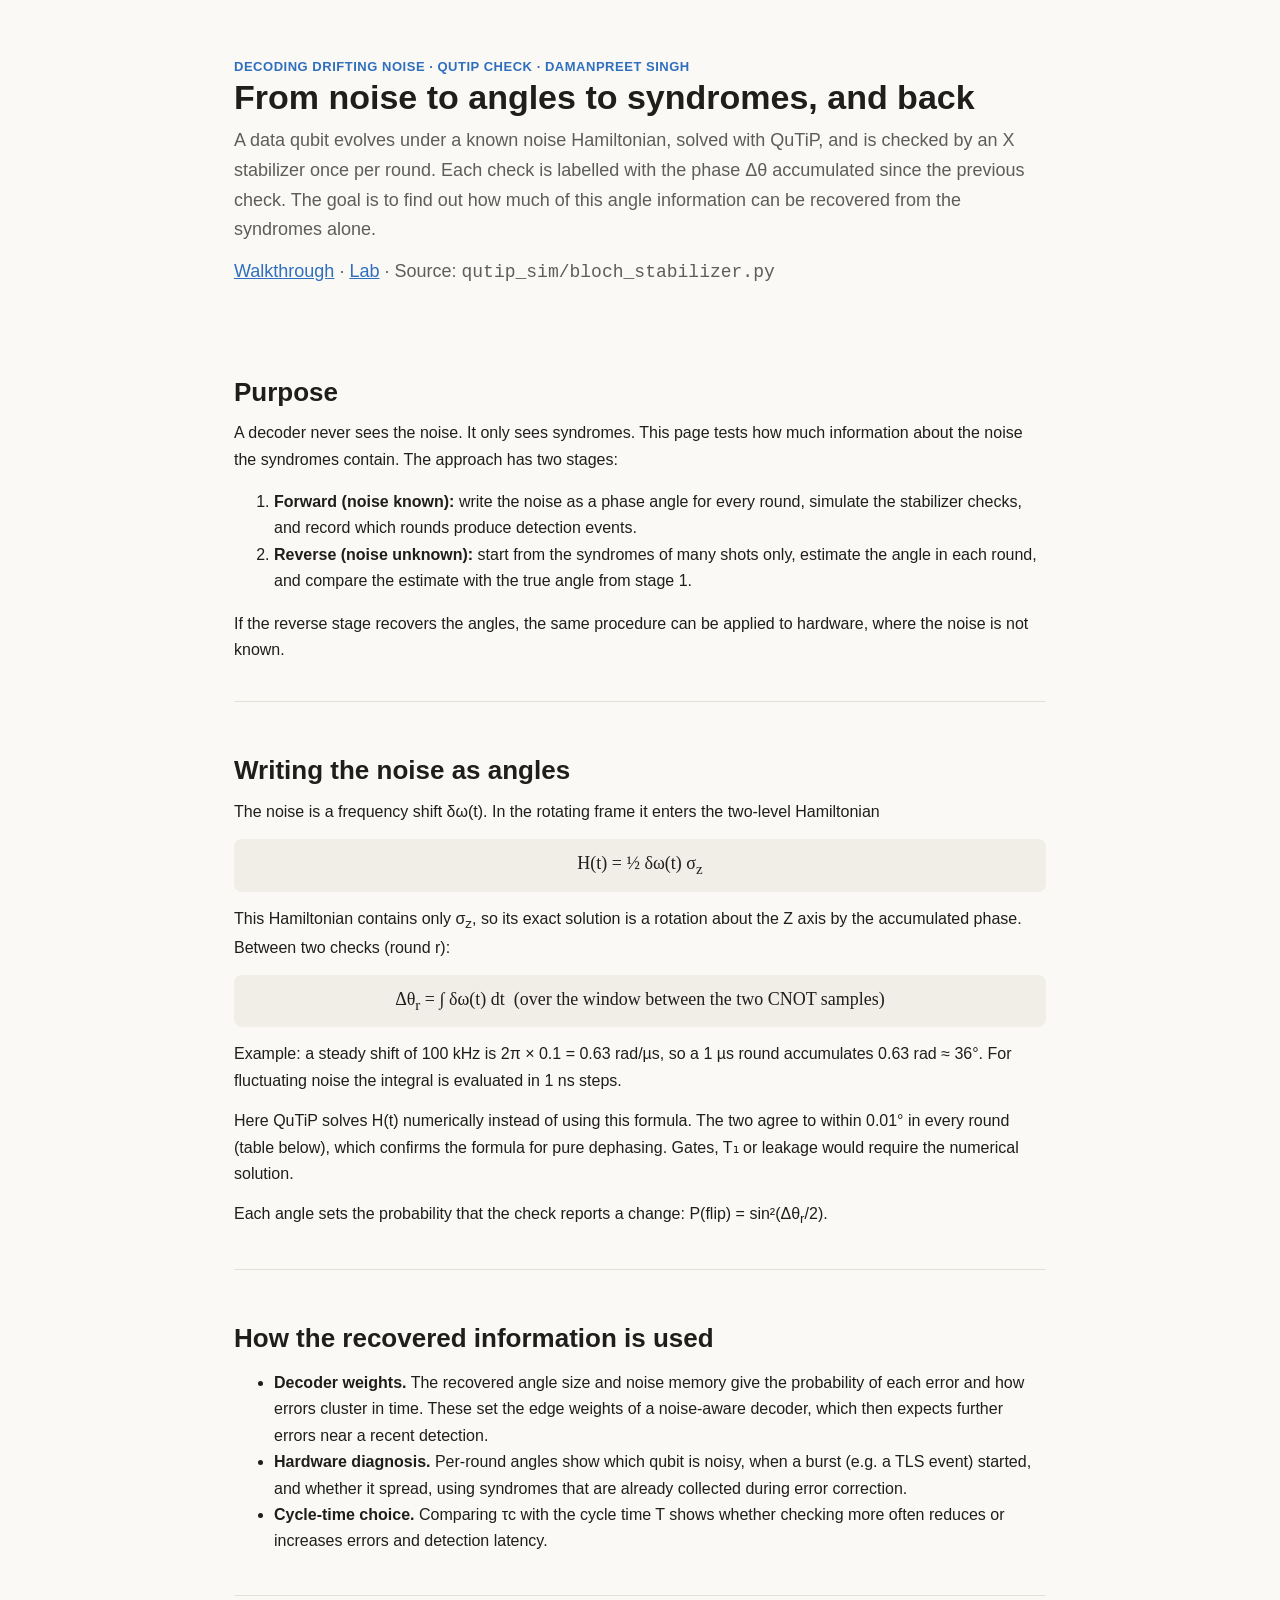
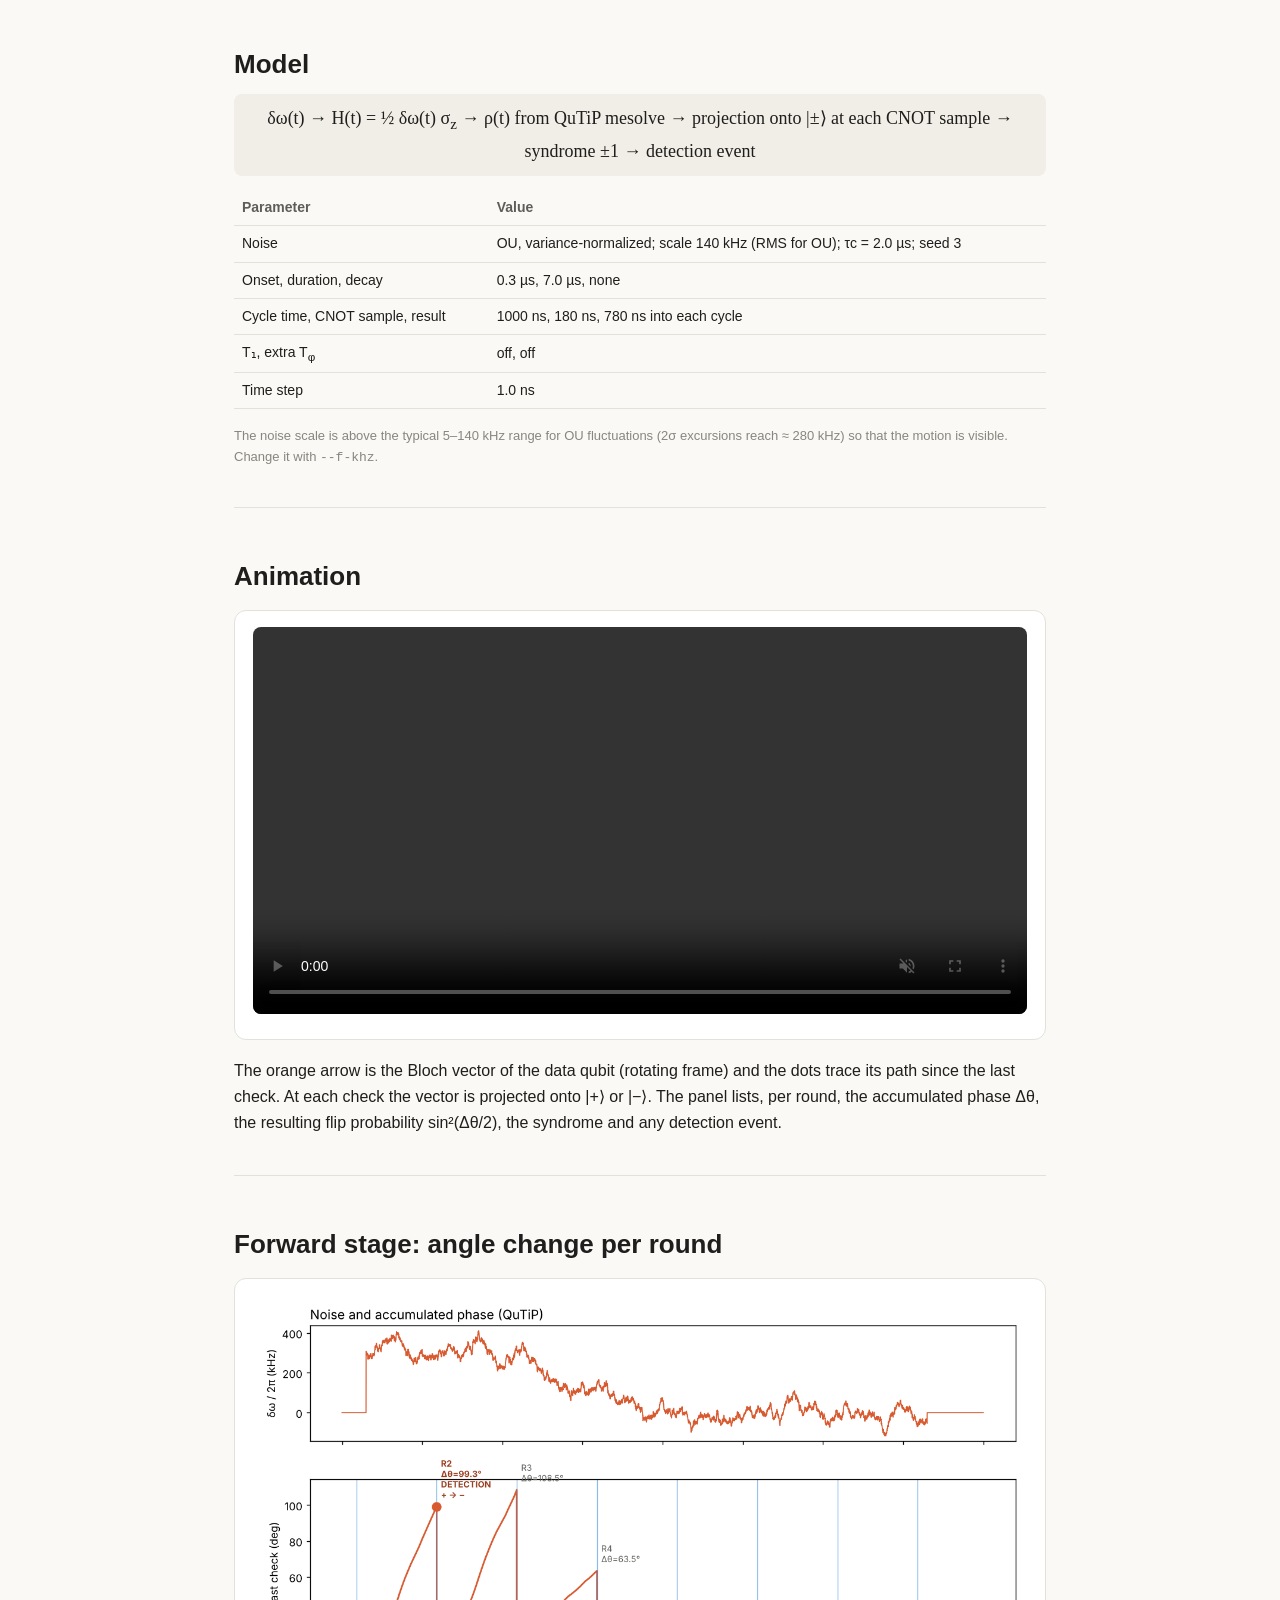
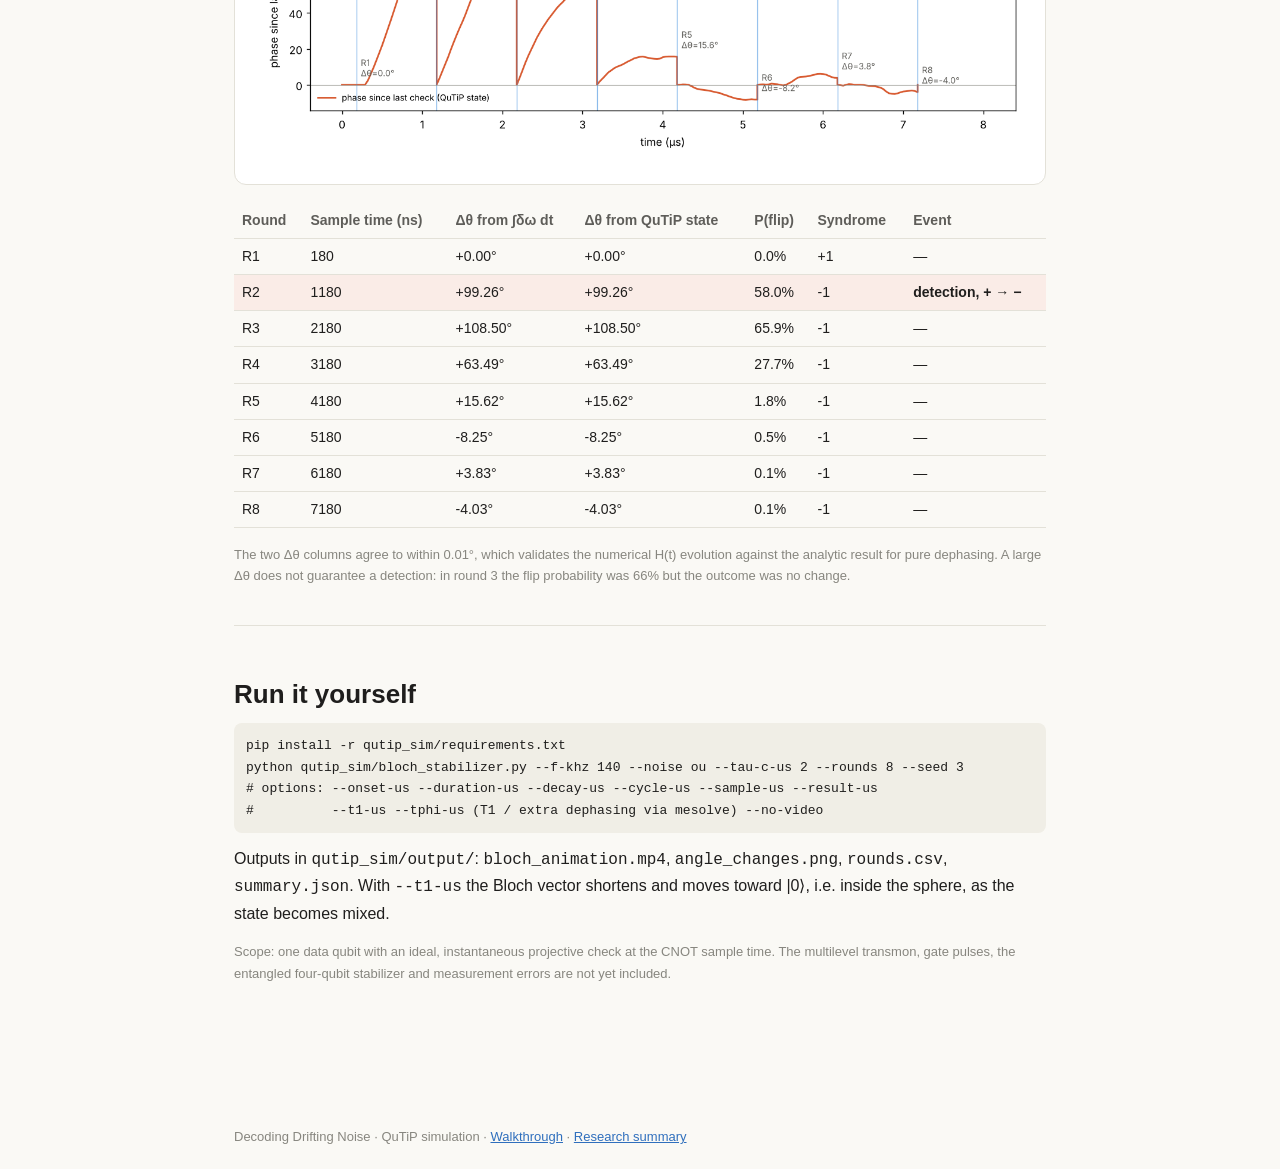
<file: qutip.html>
<!DOCTYPE html>
<html lang="en">
<head>
<meta charset="utf-8">
<meta name="viewport" content="width=device-width, initial-scale=1">
<title>QuTiP simulation · Bloch sphere and detection events</title>
<link rel="stylesheet" href="css/style.css">
</head>
<body>
<header class="hero">
  <div class="kicker">Decoding Drifting Noise · QuTiP check · Damanpreet Singh</div>
  <h1>From noise to angles to syndromes, and back</h1>
  <p>A data qubit evolves under a known noise Hamiltonian, solved with QuTiP, and is checked by an X stabilizer once per round. Each check is labelled with the phase Δθ accumulated since the previous check. The goal is to find out how much of this angle information can be recovered from the syndromes alone.</p>
  <p class="note"><a href="index.html" style="color:var(--accent)">Walkthrough</a> · <a href="lab.html" style="color:var(--accent)">Lab</a> · Source: <code>qutip_sim/bloch_stabilizer.py</code></p>
</header>
<main>
<section class="chapter">
  <h2>Purpose</h2>
  <p>A decoder never sees the noise. It only sees syndromes. This page tests how much information about the noise the syndromes contain. The approach has two stages:</p>
  <ol>
    <li><b>Forward (noise known):</b> write the noise as a phase angle for every round, simulate the stabilizer checks, and record which rounds produce detection events.</li>
    <li><b>Reverse (noise unknown):</b> start from the syndromes of many shots only, estimate the angle in each round, and compare the estimate with the true angle from stage 1.</li>
  </ol>
  <p>If the reverse stage recovers the angles, the same procedure can be applied to hardware, where the noise is not known.</p>
</section>
<section class="chapter">
  <h2>Writing the noise as angles</h2>
  <p>The noise is a frequency shift δω(t). In the rotating frame it enters the two-level Hamiltonian</p>
  <div class="math">H(t) = ½ δω(t) σ<sub>z</sub></div>
  <p>This Hamiltonian contains only σ<sub>z</sub>, so its exact solution is a rotation about the Z axis by the accumulated phase. Between two checks (round r):</p>
  <div class="math">Δθ<sub>r</sub> = ∫ δω(t) dt &nbsp;(over the window between the two CNOT samples)</div>
  <p>Example: a steady shift of 100 kHz is 2π × 0.1 = 0.63 rad/µs, so a 1 µs round accumulates 0.63 rad ≈ 36°. For fluctuating noise the integral is evaluated in 1 ns steps.</p>
  <p>Here QuTiP solves H(t) numerically instead of using this formula. The two agree to within 0.01° in every round (table below), which confirms the formula for pure dephasing. Gates, T₁ or leakage would require the numerical solution.</p>
  <p>Each angle sets the probability that the check reports a change: P(flip) = sin²(Δθ<sub>r</sub>/2).</p>
</section>
<section class="chapter">
  <h2>How the recovered information is used</h2>
  <ul>
    <li><b>Decoder weights.</b> The recovered angle size and noise memory give the probability of each error and how errors cluster in time. These set the edge weights of a noise-aware decoder, which then expects further errors near a recent detection.</li>
    <li><b>Hardware diagnosis.</b> Per-round angles show which qubit is noisy, when a burst (e.g. a TLS event) started, and whether it spread, using syndromes that are already collected during error correction.</li>
    <li><b>Cycle-time choice.</b> Comparing τc with the cycle time T shows whether checking more often reduces or increases errors and detection latency.</li>
  </ul>
</section>
<section class="chapter">
  <h2>Model</h2>
  <div class="math">δω(t) → H(t) = ½ δω(t) σ<sub>z</sub> → ρ(t) from QuTiP mesolve → projection onto |±⟩ at each CNOT sample → syndrome ±1 → detection event</div>
  <table class="simple">
    <tr><th>Parameter</th><th>Value</th></tr>
    <tr><td>Noise</td><td>OU, variance-normalized; scale 140 kHz (RMS for OU); τc = 2.0 µs; seed 3</td></tr>
    <tr><td>Onset, duration, decay</td><td>0.3 µs, 7.0 µs, none</td></tr>
    <tr><td>Cycle time, CNOT sample, result</td><td>1000 ns, 180 ns, 780 ns into each cycle</td></tr>
    <tr><td>T₁, extra T<sub>φ</sub></td><td>off, off</td></tr>
    <tr><td>Time step</td><td>1.0 ns</td></tr>
  </table>
  <p class="note">The noise scale is above the typical 5–140 kHz range for OU fluctuations (2σ excursions reach ≈ 280 kHz) so that the motion is visible. Change it with <code>--f-khz</code>.</p>
</section>
<section class="chapter">
  <h2>Animation</h2>
  <div class="demo"><video src="qutip_sim/output/bloch_animation.mp4" controls loop muted playsinline style="width:100%;border-radius:8px"></video></div>
  <p>The orange arrow is the Bloch vector of the data qubit (rotating frame) and the dots trace its path since the last check. At each check the vector is projected onto |+⟩ or |−⟩. The panel lists, per round, the accumulated phase Δθ, the resulting flip probability sin²(Δθ/2), the syndrome and any detection event.</p>
</section>
<section class="chapter">
  <h2>Forward stage: angle change per round</h2>
  <div class="demo"><img src="qutip_sim/output/angle_changes.png" alt="Noise and phase since last check, with the angle change written at each check" style="width:100%"></div>
  <table class="simple">
    <tr><th>Round</th><th>Sample time (ns)</th><th>Δθ from ∫δω dt</th><th>Δθ from QuTiP state</th><th>P(flip)</th><th>Syndrome</th><th>Event</th></tr>
    <tr><td>R1</td><td>180</td><td>+0.00°</td><td>+0.00°</td><td>0.0%</td><td>+1</td><td>—</td></tr><tr style="background:var(--coral-bg)"><td>R2</td><td>1180</td><td>+99.26°</td><td>+99.26°</td><td>58.0%</td><td>-1</td><td><b>detection, + → −</b></td></tr><tr><td>R3</td><td>2180</td><td>+108.50°</td><td>+108.50°</td><td>65.9%</td><td>-1</td><td>—</td></tr><tr><td>R4</td><td>3180</td><td>+63.49°</td><td>+63.49°</td><td>27.7%</td><td>-1</td><td>—</td></tr><tr><td>R5</td><td>4180</td><td>+15.62°</td><td>+15.62°</td><td>1.8%</td><td>-1</td><td>—</td></tr><tr><td>R6</td><td>5180</td><td>-8.25°</td><td>-8.25°</td><td>0.5%</td><td>-1</td><td>—</td></tr><tr><td>R7</td><td>6180</td><td>+3.83°</td><td>+3.83°</td><td>0.1%</td><td>-1</td><td>—</td></tr><tr><td>R8</td><td>7180</td><td>-4.03°</td><td>-4.03°</td><td>0.1%</td><td>-1</td><td>—</td></tr>
  </table>
  <p class="note">The two Δθ columns agree to within 0.01°, which validates the numerical H(t) evolution against the analytic result for pure dephasing. A large Δθ does not guarantee a detection: in round 3 the flip probability was 66% but the outcome was no change.</p>
</section>
<section class="chapter">
  <h2>Run it yourself</h2>
  <pre style="background:var(--neutral);padding:12px;border-radius:8px;overflow-x:auto;font-size:13px">pip install -r qutip_sim/requirements.txt
python qutip_sim/bloch_stabilizer.py --f-khz 140 --noise ou --tau-c-us 2 --rounds 8 --seed 3
# options: --onset-us --duration-us --decay-us --cycle-us --sample-us --result-us
#          --t1-us --tphi-us (T1 / extra dephasing via mesolve) --no-video</pre>
  <p>Outputs in <code>qutip_sim/output/</code>: <code>bloch_animation.mp4</code>, <code>angle_changes.png</code>, <code>rounds.csv</code>, <code>summary.json</code>. With <code>--t1-us</code> the Bloch vector shortens and moves toward |0⟩, i.e. inside the sphere, as the state becomes mixed.</p>
  <p class="note">Scope: one data qubit with an ideal, instantaneous projective check at the CNOT sample time. The multilevel transmon, gate pulses, the entangled four-qubit stabilizer and measurement errors are not yet included.</p>
</section>
</main>
<footer>Decoding Drifting Noise · QuTiP simulation · <a href="index.html" style="color:var(--accent)">Walkthrough</a> · <a href="report.html" style="color:var(--accent)">Research summary</a></footer>
</body>
</html>
</file>
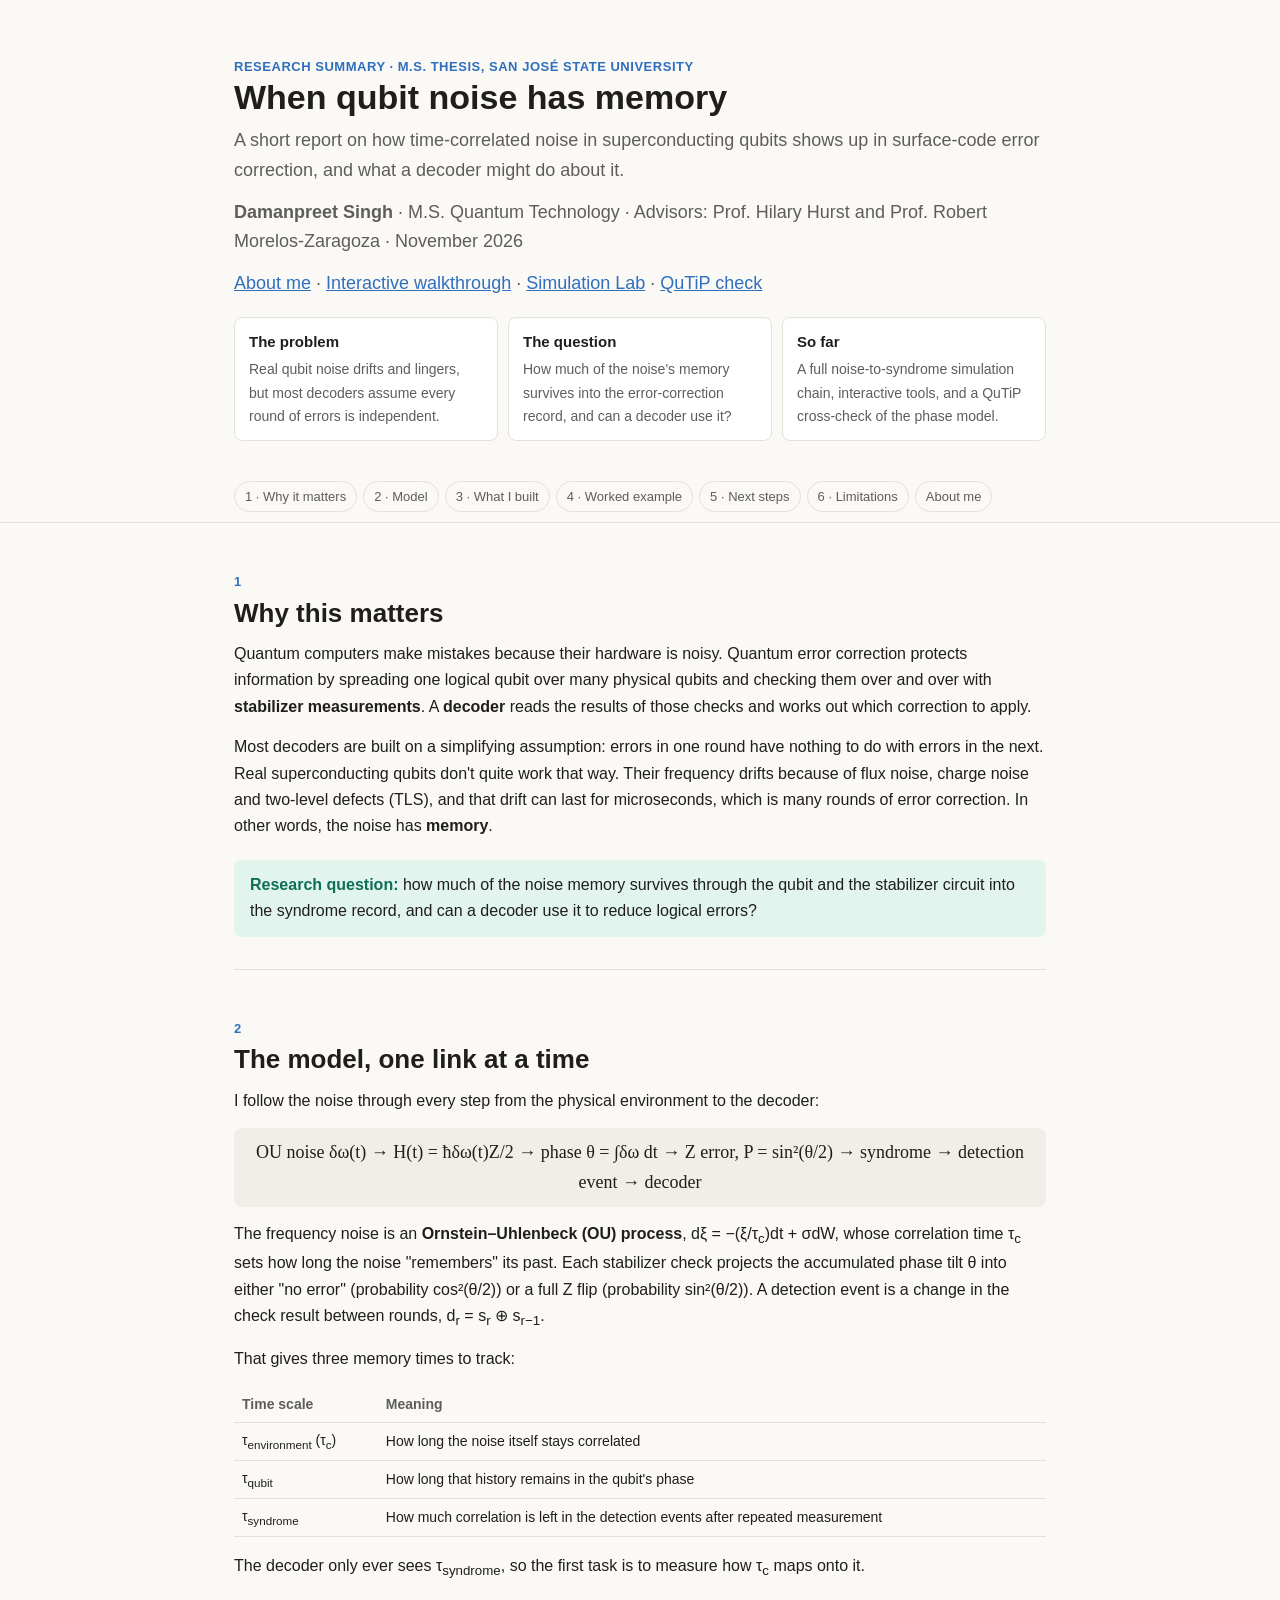
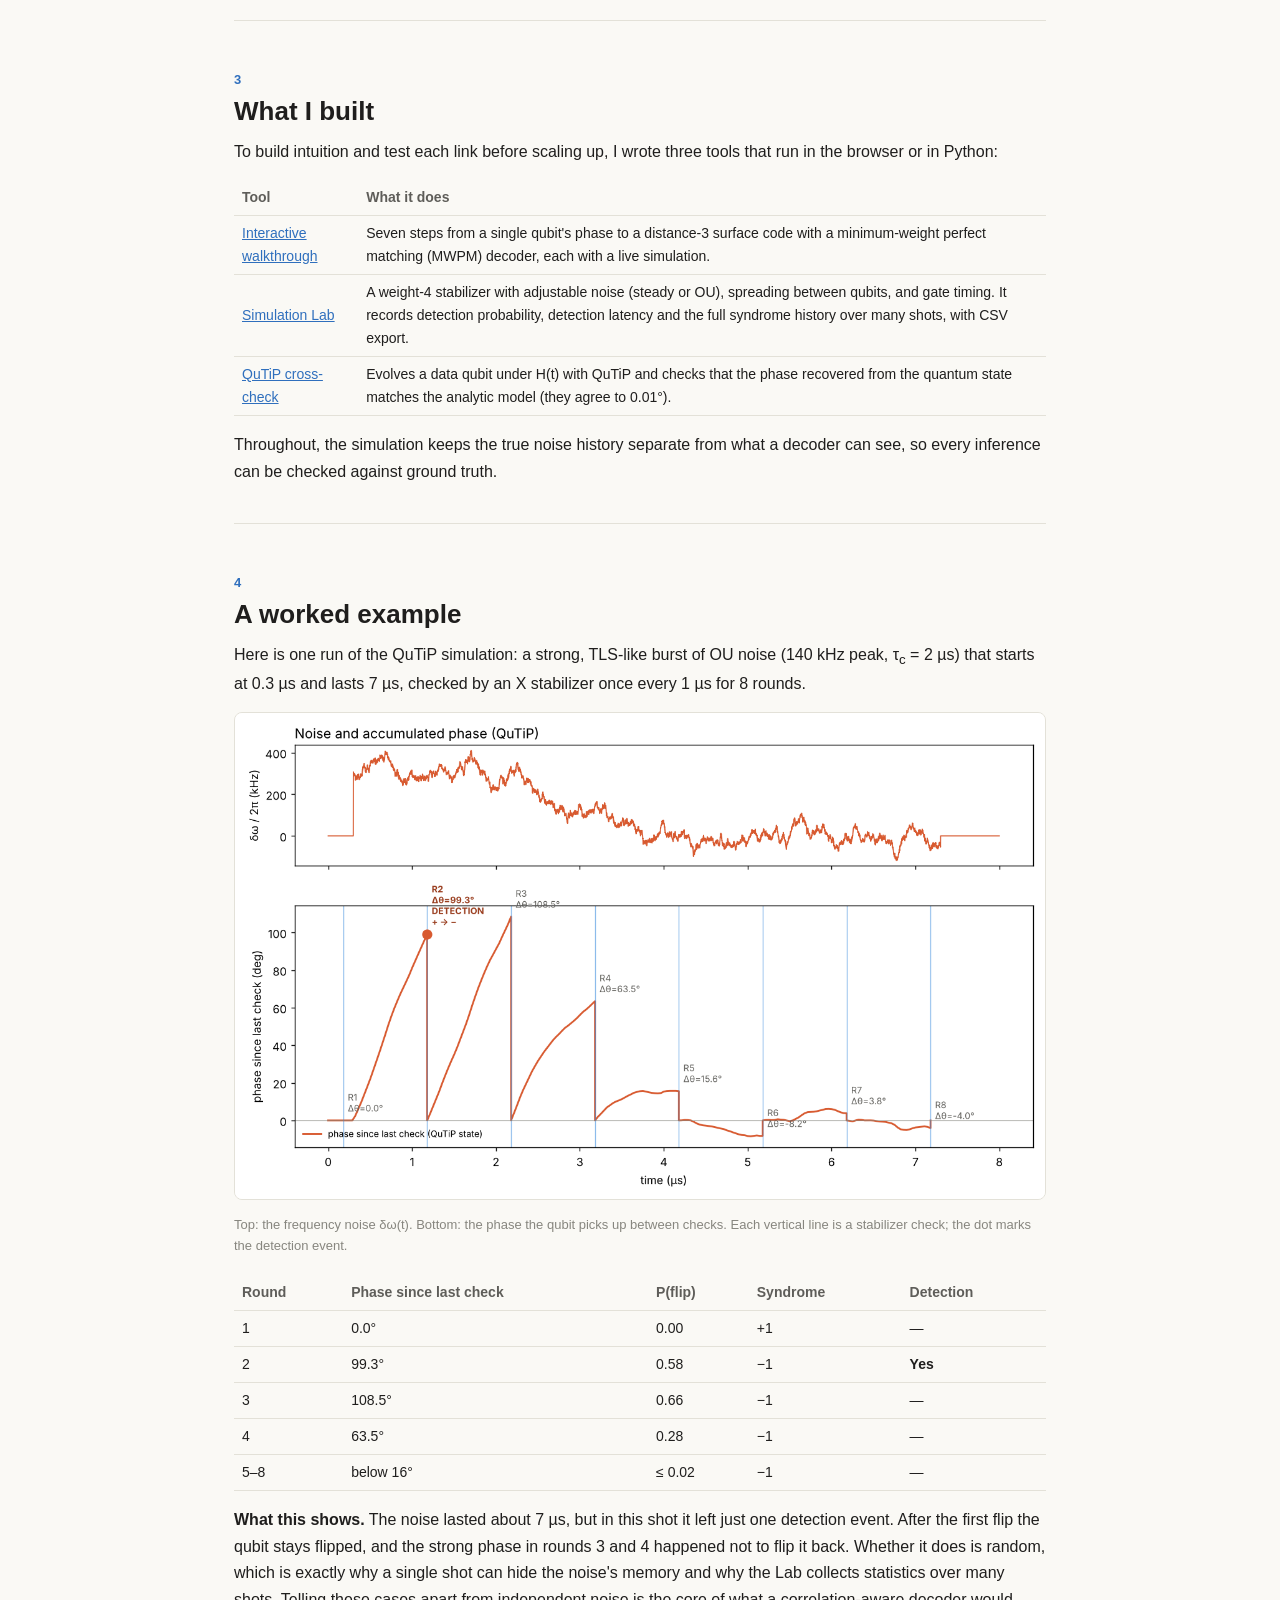
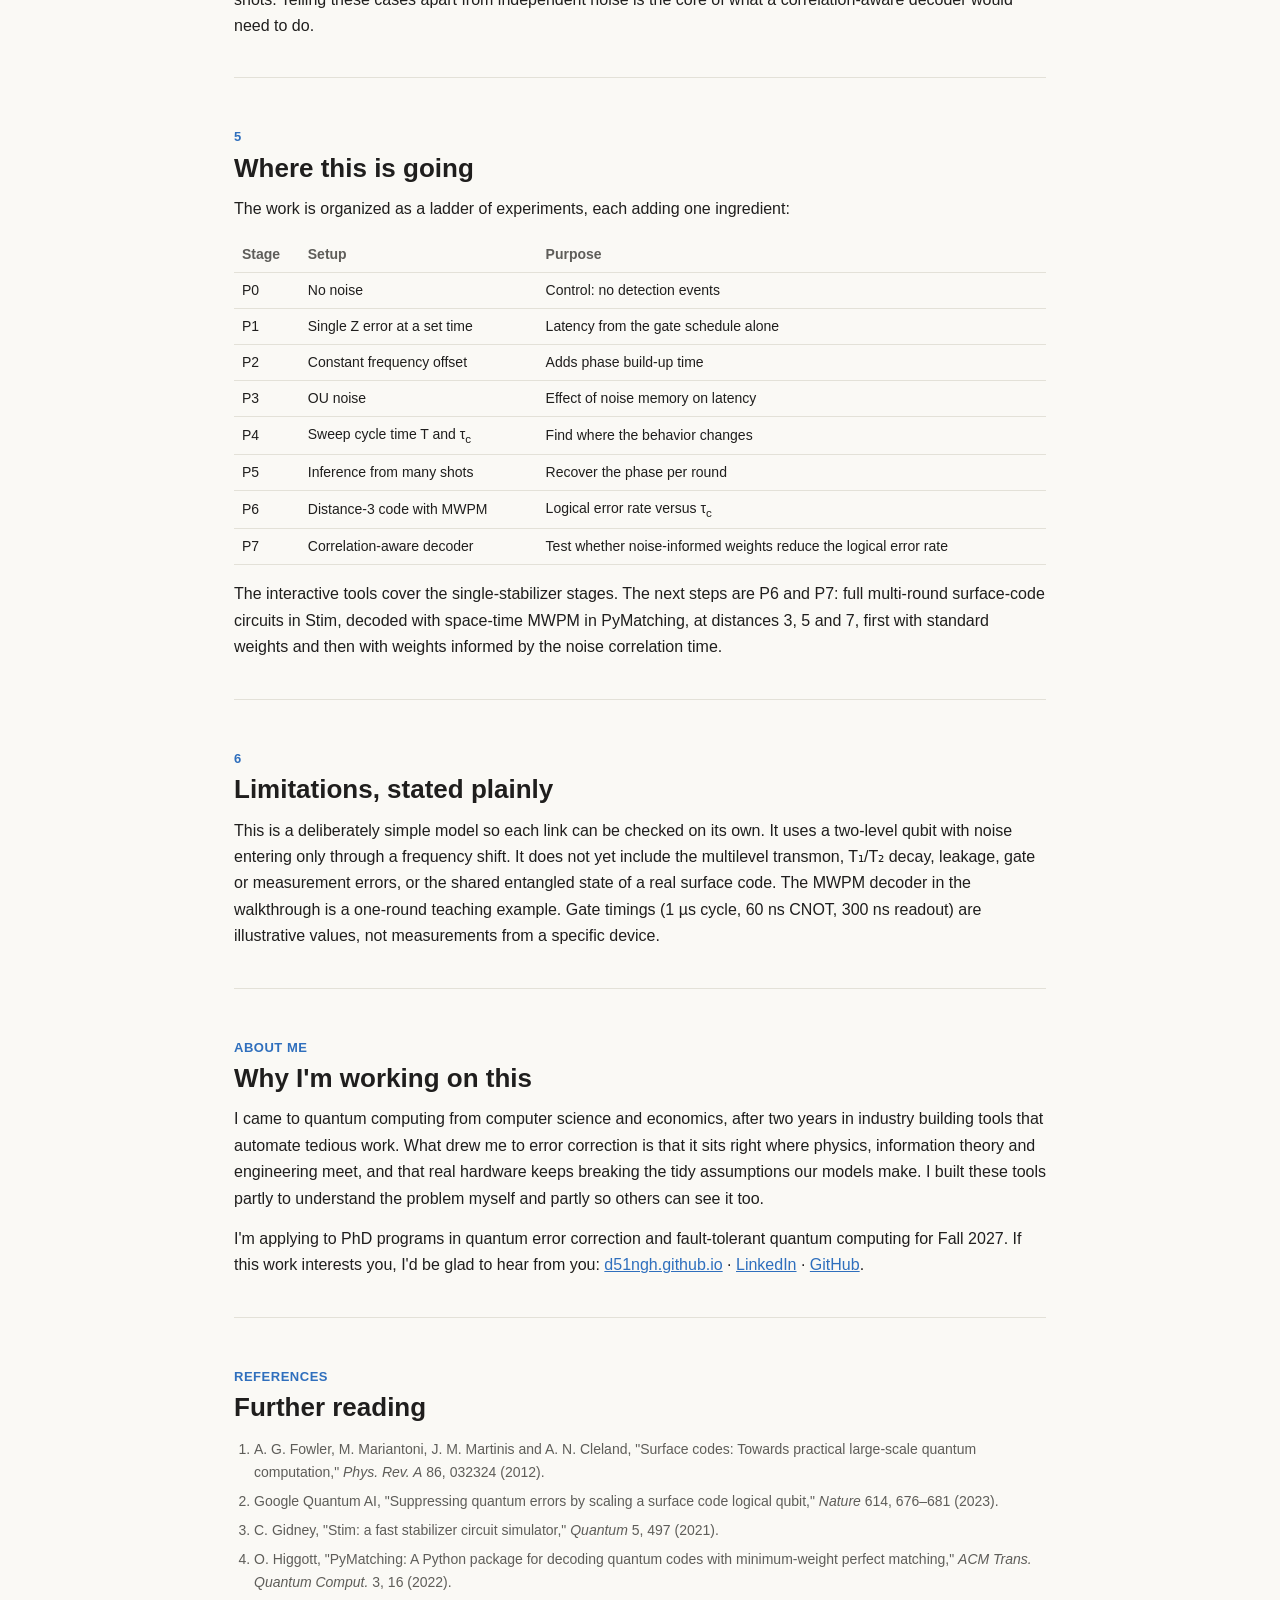
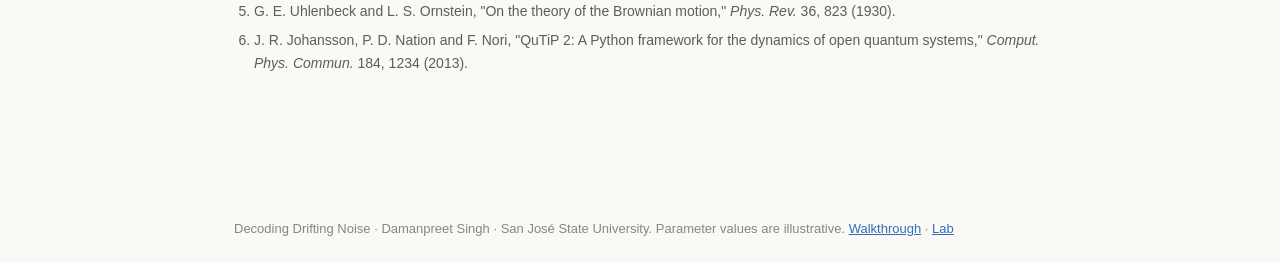
<file: report.html>
<!DOCTYPE html>
<html lang="en">
<head>
<meta charset="utf-8">
<meta name="viewport" content="width=device-width, initial-scale=1">
<title>Research summary · Decoding Drifting Noise</title>
<meta name="description" content="A short research summary by Damanpreet Singh: how time-correlated qubit noise shows up in surface-code error correction.">
<link rel="stylesheet" href="css/style.css">
<style>
  .byline { color: var(--text2); font-size: 15px; margin: 0 0 6px; }
  .glance { display: grid; grid-template-columns: repeat(3, minmax(0, 1fr)); gap: 10px; margin: 18px 0 6px; }
  .glance div { border: 1px solid var(--border); border-radius: var(--radius); background: var(--surface); padding: 12px 14px; font-size: 14px; color: var(--text2); }
  .glance b { display: block; color: var(--text); font-size: 15px; margin-bottom: 4px; }
  @media (max-width: 680px) { .glance { grid-template-columns: 1fr; } }
  figure { margin: 14px 0 18px; }
  figure img { width: 100%; height: auto; border: 1px solid var(--border); border-radius: var(--radius); background: #fff; }
  figcaption { font-size: 13px; color: var(--muted); margin-top: 6px; }
  ol.refs { font-size: 14px; color: var(--text2); padding-left: 20px; }
  ol.refs li { margin-bottom: 6px; }
  .links a { color: var(--accent); }
</style>
</head>
<body>

<header class="hero">
  <div class="kicker">Research summary · M.S. thesis, San José State University</div>
  <h1>When qubit noise has memory</h1>
  <p>A short report on how time-correlated noise in superconducting qubits shows up in surface-code error correction, and what a decoder might do about it.</p>
  <p class="byline"><b>Damanpreet Singh</b> · M.S. Quantum Technology · Advisors: Prof. Hilary Hurst and Prof. Robert Morelos-Zaragoza · November 2026</p>
  <p class="note links"><a href="https://d51ngh.github.io">About me</a> · <a href="index.html">Interactive walkthrough</a> · <a href="lab.html">Simulation Lab</a> · <a href="qutip.html">QuTiP check</a></p>
  <div class="glance">
    <div><b>The problem</b>Real qubit noise drifts and lingers, but most decoders assume every round of errors is independent.</div>
    <div><b>The question</b>How much of the noise's memory survives into the error-correction record, and can a decoder use it?</div>
    <div><b>So far</b>A full noise-to-syndrome simulation chain, interactive tools, and a QuTiP cross-check of the phase model.</div>
  </div>
</header>

<nav class="toc"><div class="inner">
  <a href="#why">1 · Why it matters</a>
  <a href="#model">2 · Model</a>
  <a href="#built">3 · What I built</a>
  <a href="#example">4 · Worked example</a>
  <a href="#next">5 · Next steps</a>
  <a href="#limits">6 · Limitations</a>
  <a href="#me">About me</a>
</div></nav>

<main>

<section class="chapter" id="why">
  <div class="kicker">1</div>
  <h2>Why this matters</h2>
  <p>Quantum computers make mistakes because their hardware is noisy. Quantum error correction protects information by spreading one logical qubit over many physical qubits and checking them over and over with <b>stabilizer measurements</b>. A <b>decoder</b> reads the results of those checks and works out which correction to apply.</p>
  <p>Most decoders are built on a simplifying assumption: errors in one round have nothing to do with errors in the next. Real superconducting qubits don't quite work that way. Their frequency drifts because of flux noise, charge noise and two-level defects (TLS), and that drift can last for microseconds, which is many rounds of error correction. In other words, the noise has <b>memory</b>.</p>
  <div class="takeaway"><b>Research question:</b> how much of the noise memory survives through the qubit and the stabilizer circuit into the syndrome record, and can a decoder use it to reduce logical errors?</div>
</section>

<section class="chapter" id="model">
  <div class="kicker">2</div>
  <h2>The model, one link at a time</h2>
  <p>I follow the noise through every step from the physical environment to the decoder:</p>
  <div class="math">OU noise δω(t) → H(t) = ħδω(t)Z/2 → phase θ = ∫δω dt → Z error, P = sin²(θ/2) → syndrome → detection event → decoder</div>
  <p>The frequency noise is an <b>Ornstein–Uhlenbeck (OU) process</b>, dξ = −(ξ/τ<sub>c</sub>)dt + σdW, whose correlation time τ<sub>c</sub> sets how long the noise "remembers" its past. Each stabilizer check projects the accumulated phase tilt θ into either "no error" (probability cos²(θ/2)) or a full Z flip (probability sin²(θ/2)). A detection event is a change in the check result between rounds, d<sub>r</sub> = s<sub>r</sub> ⊕ s<sub>r−1</sub>.</p>
  <p>That gives three memory times to track:</p>
  <table class="simple">
    <tr><th>Time scale</th><th>Meaning</th></tr>
    <tr><td>τ<sub>environment</sub> (τ<sub>c</sub>)</td><td>How long the noise itself stays correlated</td></tr>
    <tr><td>τ<sub>qubit</sub></td><td>How long that history remains in the qubit's phase</td></tr>
    <tr><td>τ<sub>syndrome</sub></td><td>How much correlation is left in the detection events after repeated measurement</td></tr>
  </table>
  <p>The decoder only ever sees τ<sub>syndrome</sub>, so the first task is to measure how τ<sub>c</sub> maps onto it.</p>
</section>

<section class="chapter" id="built">
  <div class="kicker">3</div>
  <h2>What I built</h2>
  <p>To build intuition and test each link before scaling up, I wrote three tools that run in the browser or in Python:</p>
  <table class="simple">
    <tr><th>Tool</th><th>What it does</th></tr>
    <tr><td><a href="index.html" style="color:var(--accent)">Interactive walkthrough</a></td><td>Seven steps from a single qubit's phase to a distance-3 surface code with a minimum-weight perfect matching (MWPM) decoder, each with a live simulation.</td></tr>
    <tr><td><a href="lab.html" style="color:var(--accent)">Simulation Lab</a></td><td>A weight-4 stabilizer with adjustable noise (steady or OU), spreading between qubits, and gate timing. It records detection probability, detection latency and the full syndrome history over many shots, with CSV export.</td></tr>
    <tr><td><a href="qutip.html" style="color:var(--accent)">QuTiP cross-check</a></td><td>Evolves a data qubit under H(t) with QuTiP and checks that the phase recovered from the quantum state matches the analytic model (they agree to 0.01°).</td></tr>
  </table>
  <p>Throughout, the simulation keeps the true noise history separate from what a decoder can see, so every inference can be checked against ground truth.</p>
</section>

<section class="chapter" id="example">
  <div class="kicker">4</div>
  <h2>A worked example</h2>
  <p>Here is one run of the QuTiP simulation: a strong, TLS-like burst of OU noise (140 kHz peak, τ<sub>c</sub> = 2 µs) that starts at 0.3 µs and lasts 7 µs, checked by an X stabilizer once every 1 µs for 8 rounds.</p>
  <figure>
    <img src="qutip_sim/output/angle_changes.png" alt="Top: frequency noise over 8 microseconds. Bottom: phase accumulated since the last check in each round, with a detection in round 2.">
    <figcaption>Top: the frequency noise δω(t). Bottom: the phase the qubit picks up between checks. Each vertical line is a stabilizer check; the dot marks the detection event.</figcaption>
  </figure>
  <table class="simple">
    <tr><th>Round</th><th>Phase since last check</th><th>P(flip)</th><th>Syndrome</th><th>Detection</th></tr>
    <tr><td>1</td><td>0.0°</td><td>0.00</td><td>+1</td><td>—</td></tr>
    <tr><td>2</td><td>99.3°</td><td>0.58</td><td>−1</td><td><b>Yes</b></td></tr>
    <tr><td>3</td><td>108.5°</td><td>0.66</td><td>−1</td><td>—</td></tr>
    <tr><td>4</td><td>63.5°</td><td>0.28</td><td>−1</td><td>—</td></tr>
    <tr><td>5–8</td><td>below 16°</td><td>≤ 0.02</td><td>−1</td><td>—</td></tr>
  </table>
  <p><b>What this shows.</b> The noise lasted about 7 µs, but in this shot it left just one detection event. After the first flip the qubit stays flipped, and the strong phase in rounds 3 and 4 happened not to flip it back. Whether it does is random, which is exactly why a single shot can hide the noise's memory and why the Lab collects statistics over many shots. Telling these cases apart from independent noise is the core of what a correlation-aware decoder would need to do.</p>
</section>

<section class="chapter" id="next">
  <div class="kicker">5</div>
  <h2>Where this is going</h2>
  <p>The work is organized as a ladder of experiments, each adding one ingredient:</p>
  <table class="simple">
    <tr><th>Stage</th><th>Setup</th><th>Purpose</th></tr>
    <tr><td>P0</td><td>No noise</td><td>Control: no detection events</td></tr>
    <tr><td>P1</td><td>Single Z error at a set time</td><td>Latency from the gate schedule alone</td></tr>
    <tr><td>P2</td><td>Constant frequency offset</td><td>Adds phase build-up time</td></tr>
    <tr><td>P3</td><td>OU noise</td><td>Effect of noise memory on latency</td></tr>
    <tr><td>P4</td><td>Sweep cycle time T and τ<sub>c</sub></td><td>Find where the behavior changes</td></tr>
    <tr><td>P5</td><td>Inference from many shots</td><td>Recover the phase per round</td></tr>
    <tr><td>P6</td><td>Distance-3 code with MWPM</td><td>Logical error rate versus τ<sub>c</sub></td></tr>
    <tr><td>P7</td><td>Correlation-aware decoder</td><td>Test whether noise-informed weights reduce the logical error rate</td></tr>
  </table>
  <p>The interactive tools cover the single-stabilizer stages. The next steps are P6 and P7: full multi-round surface-code circuits in Stim, decoded with space-time MWPM in PyMatching, at distances 3, 5 and 7, first with standard weights and then with weights informed by the noise correlation time.</p>
</section>

<section class="chapter" id="limits">
  <div class="kicker">6</div>
  <h2>Limitations, stated plainly</h2>
  <p>This is a deliberately simple model so each link can be checked on its own. It uses a two-level qubit with noise entering only through a frequency shift. It does not yet include the multilevel transmon, T₁/T₂ decay, leakage, gate or measurement errors, or the shared entangled state of a real surface code. The MWPM decoder in the walkthrough is a one-round teaching example. Gate timings (1 µs cycle, 60 ns CNOT, 300 ns readout) are illustrative values, not measurements from a specific device.</p>
</section>

<section class="chapter" id="me">
  <div class="kicker">About me</div>
  <h2>Why I'm working on this</h2>
  <p>I came to quantum computing from computer science and economics, after two years in industry building tools that automate tedious work. What drew me to error correction is that it sits right where physics, information theory and engineering meet, and that real hardware keeps breaking the tidy assumptions our models make. I built these tools partly to understand the problem myself and partly so others can see it too.</p>
  <p>I'm applying to PhD programs in quantum error correction and fault-tolerant quantum computing for Fall 2027. If this work interests you, I'd be glad to hear from you: <a href="https://d51ngh.github.io" style="color:var(--accent)">d51ngh.github.io</a> · <a href="https://www.linkedin.com/in/daman-singh-63414728a" style="color:var(--accent)">LinkedIn</a> · <a href="https://github.com/d51ngh" style="color:var(--accent)">GitHub</a>.</p>
</section>

<section class="chapter" id="refs">
  <div class="kicker">References</div>
  <h2>Further reading</h2>
  <ol class="refs">
    <li>A. G. Fowler, M. Mariantoni, J. M. Martinis and A. N. Cleland, "Surface codes: Towards practical large-scale quantum computation," <i>Phys. Rev. A</i> 86, 032324 (2012).</li>
    <li>Google Quantum AI, "Suppressing quantum errors by scaling a surface code logical qubit," <i>Nature</i> 614, 676–681 (2023).</li>
    <li>C. Gidney, "Stim: a fast stabilizer circuit simulator," <i>Quantum</i> 5, 497 (2021).</li>
    <li>O. Higgott, "PyMatching: A Python package for decoding quantum codes with minimum-weight perfect matching," <i>ACM Trans. Quantum Comput.</i> 3, 16 (2022).</li>
    <li>G. E. Uhlenbeck and L. S. Ornstein, "On the theory of the Brownian motion," <i>Phys. Rev.</i> 36, 823 (1930).</li>
    <li>J. R. Johansson, P. D. Nation and F. Nori, "QuTiP 2: A Python framework for the dynamics of open quantum systems," <i>Comput. Phys. Commun.</i> 184, 1234 (2013).</li>
  </ol>
</section>

</main>

<footer>
  Decoding Drifting Noise · Damanpreet Singh · San José State University. Parameter values are illustrative. <a href="index.html" style="color:var(--accent)">Walkthrough</a> · <a href="lab.html" style="color:var(--accent)">Lab</a>
</footer>
</body>
</html>
</file>
<file: css/style.css>
:root {
  --bg: #faf9f5;
  --surface: #ffffff;
  --neutral: #f0eee6;
  --text: #1f1e1d;
  --text2: #5e5d59;
  --muted: #87867f;
  --border: #e3e1d8;
  --border-strong: #c9c7bd;
  --accent: #2f6fbd;
  --accent-bg: #e6f1fb;
  --coral: #d85a30;
  --coral-dark: #993c1d;
  --coral-bg: #faece7;
  --teal: #0f6e56;
  --teal-bg: #e1f5ee;
  --purple: #534ab7;
  --purple-bg: #eeedfe;
  --gray: #888780;
  --radius: 8px;
  --font: -apple-system, BlinkMacSystemFont, "Segoe UI", Inter, Helvetica, Arial, sans-serif;
}
@media (prefers-color-scheme: dark) {
  :root {
    --bg: #1a1a19;
    --surface: #242423;
    --neutral: #2c2c2a;
    --text: #ececea;
    --text2: #b4b2a9;
    --muted: #888780;
    --border: #3a3a38;
    --border-strong: #55554f;
    --accent: #85b7eb;
    --accent-bg: #0c447c;
    --coral: #f0997b;
    --coral-dark: #f5c4b3;
    --coral-bg: #4a1b0c;
    --teal: #5dcaa5;
    --teal-bg: #04342c;
    --purple: #afa9ec;
    --purple-bg: #26215c;
    --gray: #b4b2a9;
  }
}
* { box-sizing: border-box; }
html { scroll-behavior: smooth; }
body {
  margin: 0;
  background: var(--bg);
  color: var(--text);
  font-family: var(--font);
  font-size: 16px;
  line-height: 1.65;
}
header.hero {
  max-width: 860px;
  margin: 0 auto;
  padding: 56px 24px 24px;
}
header.hero h1 { font-size: 34px; font-weight: 600; margin: 0 0 8px; line-height: 1.2; }
header.hero p { color: var(--text2); font-size: 18px; margin: 0 0 12px; }
nav.toc {
  position: sticky;
  top: 0;
  z-index: 10;
  background: var(--bg);
  border-bottom: 1px solid var(--border);
}
nav.toc .inner {
  max-width: 860px;
  margin: 0 auto;
  padding: 10px 24px;
  display: flex;
  gap: 6px;
  flex-wrap: wrap;
}
nav.toc a {
  font-size: 13px;
  color: var(--text2);
  text-decoration: none;
  padding: 4px 10px;
  border-radius: 999px;
  border: 1px solid var(--border);
}
nav.toc a:hover, nav.toc a.active { color: var(--text); border-color: var(--accent); background: var(--accent-bg); }
main { max-width: 860px; margin: 0 auto; padding: 0 24px 80px; }
section.chapter { padding: 48px 0 24px; border-bottom: 1px solid var(--border); }
section.chapter:last-child { border-bottom: none; }
.kicker { font-size: 13px; font-weight: 600; letter-spacing: 0.04em; color: var(--accent); text-transform: uppercase; }
h2 { font-size: 26px; font-weight: 600; margin: 4px 0 12px; line-height: 1.25; }
h3 { font-size: 18px; font-weight: 600; margin: 24px 0 8px; }
p { margin: 0 0 14px; }
.lead { font-size: 18px; color: var(--text2); }
.takeaway {
  background: var(--teal-bg);
  color: var(--text);
  border-radius: var(--radius);
  padding: 12px 16px;
  margin: 20px 0 8px;
}
.takeaway b { color: var(--teal); }
.math {
  font-family: "Cambria Math", "STIX Two Math", Georgia, serif;
  font-size: 18px;
  text-align: center;
  margin: 14px 0;
  padding: 10px;
  background: var(--neutral);
  border-radius: var(--radius);
  overflow-x: auto;
}
.demo {
  background: var(--surface);
  border: 1px solid var(--border);
  border-radius: 12px;
  padding: 16px 18px;
  margin: 18px 0;
}
.demo svg { width: 100%; height: auto; display: block; }
.demo svg text { font-family: var(--font); }
.caption {
  background: var(--neutral);
  border-radius: var(--radius);
  padding: 10px 14px;
  font-size: 15px;
  min-height: 48px;
  margin-bottom: 10px;
}
.row { display: flex; align-items: center; gap: 10px; flex-wrap: wrap; margin: 10px 0; }
.row label { font-size: 14px; color: var(--text2); }
.val { font-size: 14px; font-weight: 600; min-width: 64px; }
button, select {
  font: inherit;
  font-size: 14px;
  color: var(--text);
  background: transparent;
  border: 1px solid var(--border-strong);
  border-radius: var(--radius);
  padding: 6px 12px;
  cursor: pointer;
}
button:hover, select:hover { background: var(--neutral); }
button.primary { border-color: var(--accent); color: var(--accent); }
button.on { background: var(--accent-bg); border-color: var(--accent); }
input[type="range"] { accent-color: var(--accent); }
.stats { display: grid; grid-template-columns: repeat(auto-fit, minmax(150px, 1fr)); gap: 10px; margin: 10px 0; }
.stat { background: var(--neutral); border-radius: var(--radius); padding: 10px 12px; }
.stat span { display: block; font-size: 13px; color: var(--text2); }
.stat b { font-size: 22px; font-weight: 600; }
.two { display: grid; grid-template-columns: minmax(0, 1.2fr) minmax(0, 1fr); gap: 16px; align-items: start; }
@media (max-width: 680px) { .two { grid-template-columns: 1fr; } }
.cards4 { display: grid; grid-template-columns: repeat(4, minmax(0, 1fr)); gap: 8px; }
.card { border: 1px solid var(--border); border-radius: var(--radius); padding: 8px 10px; font-size: 13px; color: var(--text2); }
.card b { display: block; font-size: 16px; color: var(--text); }
.card.on { border: 2px solid var(--accent); }
.opt { border: 1px solid var(--border); border-radius: var(--radius); padding: 8px 10px; margin: 0 0 8px; font-size: 13px; cursor: pointer; }
.opt:hover { border-color: var(--border-strong); }
.opt.sel { border: 2px solid var(--accent); }
.tag { display: inline-block; font-size: 12px; padding: 1px 8px; border-radius: 999px; margin-left: 4px; }
.tag.good { background: var(--teal-bg); color: var(--teal); }
.tag.bad { background: var(--coral-bg); color: var(--coral-dark); }
.tag.best { background: var(--accent-bg); color: var(--accent); }
.key { display: flex; gap: 16px; flex-wrap: wrap; font-size: 13px; color: var(--text2); margin: 8px 0 0; }
.sw { display: inline-block; width: 12px; height: 12px; border-radius: 3px; vertical-align: -2px; margin-right: 6px; }
table.simple { border-collapse: collapse; width: 100%; font-size: 14px; margin: 10px 0 16px; }
table.simple th, table.simple td { border-bottom: 1px solid var(--border); padding: 6px 8px; text-align: left; }
table.simple th { color: var(--text2); font-weight: 600; }
.note { font-size: 13px; color: var(--muted); }
.next { display: inline-block; margin-top: 10px; font-size: 14px; color: var(--accent); text-decoration: none; }
footer { max-width: 860px; margin: 0 auto; padding: 24px; color: var(--muted); font-size: 13px; }
</file>
